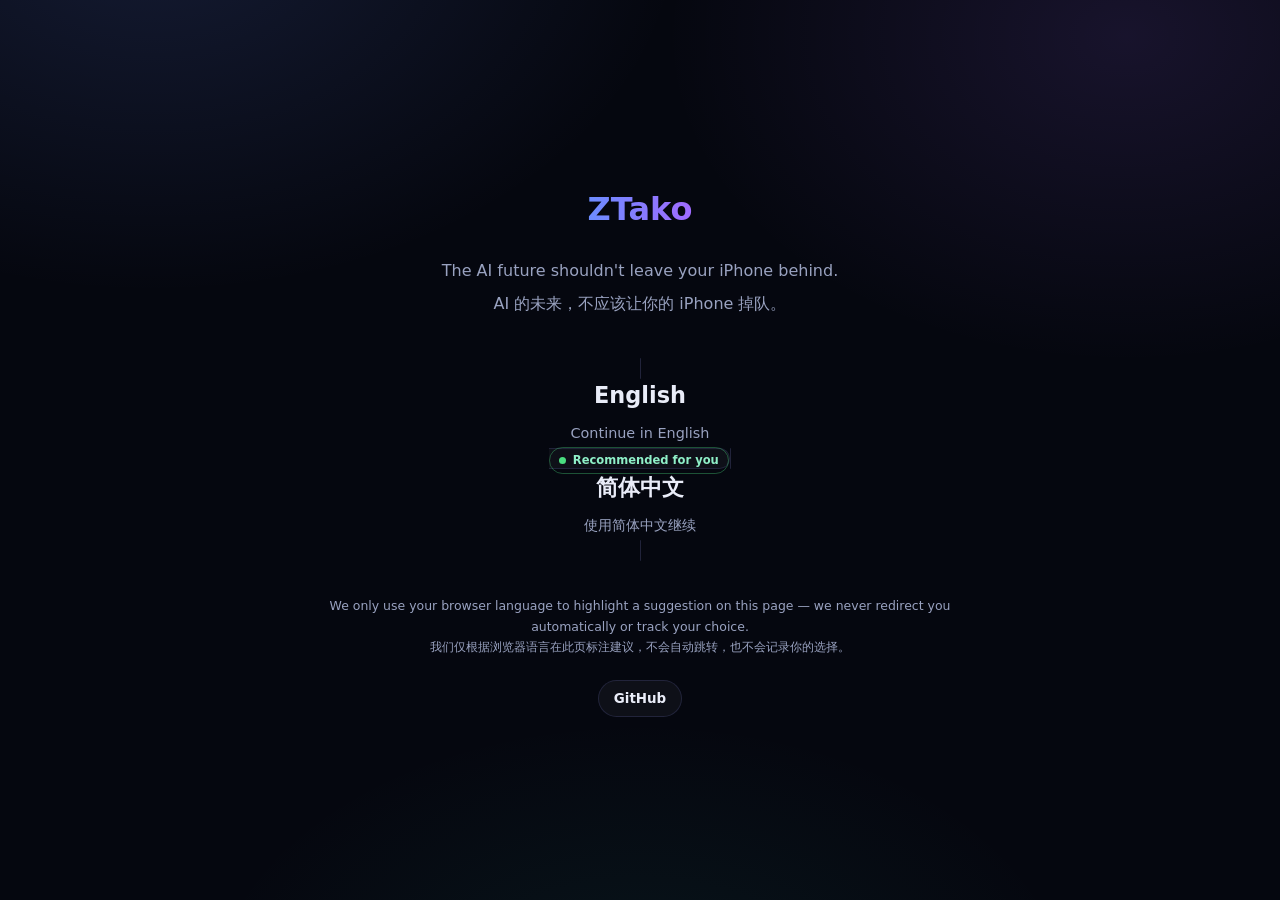
<file: website/index.html>
<!DOCTYPE html>
<html lang="en">
<head>
<meta charset="UTF-8">
<meta name="viewport" content="width=device-width, initial-scale=1.0">
<title>ZTako — Choose your language / 选择语言</title>
<meta name="description" content="ZTako — an open-source personal AI agent exploring next-generation intelligent iPhone automation for jailbreak-capable devices. Choose your language: English or 简体中文.">
<link rel="canonical" href="https://zbc123067.github.io/PhoneHarness-iOS-Agent/">
<link rel="alternate" hreflang="en" href="https://zbc123067.github.io/PhoneHarness-iOS-Agent/en/">
<link rel="alternate" hreflang="zh-CN" href="https://zbc123067.github.io/PhoneHarness-iOS-Agent/zh-CN/">
<link rel="alternate" hreflang="x-default" href="https://zbc123067.github.io/PhoneHarness-iOS-Agent/">
<link rel="stylesheet" href="./assets/style.css">
</head>
<body>
<div class="aurora" aria-hidden="true"></div>
<main style="min-height:100vh;display:grid;place-items:center;padding:2rem 1.2rem">
  <div style="max-width:640px;width:100%;text-align:center">
    <a class="brand" href="./" style="font-size:2rem;justify-content:center;display:inline-flex">ZTako</a>
    <p style="color:var(--muted);margin:1.4rem 0 0.4rem">The AI future shouldn't leave your iPhone behind.</p>
    <p style="color:var(--muted);margin:0">AI 的未来，不应该让你的 iPhone 掉队。</p>
    <div class="grid cols-2" style="margin-top:2.4rem">
      <a class="glass reveal in" href="./en/" style="text-decoration:none;color:var(--text)" hreflang="en">
        <h2 style="font-size:1.4rem">English</h2>
        <p style="color:var(--muted);font-size:0.9rem">Continue in English</p>
        <span class="pill foundation">Recommended for you</span>
      </a>
      <a class="glass reveal in" href="./zh-CN/" id="zhCard" style="text-decoration:none;color:var(--text)" hreflang="zh-CN">
        <h2 style="font-size:1.4rem">简体中文</h2>
        <p style="color:var(--muted);font-size:0.9rem">使用简体中文继续</p>
        <span class="pill foundation" id="zhPill" hidden>为你推荐</span>
      </a>
    </div>
    <p style="color:var(--muted);font-size:0.78rem;margin-top:2rem">
      We only use your browser language to highlight a suggestion on this page — we never redirect you automatically or track your choice.<br>
      我们仅根据浏览器语言在此页标注建议，不会自动跳转，也不会记录你的选择。
    </p>
    <div class="btn-row" style="justify-content:center;margin-top:1.4rem">
      <a class="btn ghost small" href="https://github.com/ZBC123067/PhoneHarness-iOS-Agent" target="_blank" rel="noopener">GitHub</a>
    </div>
  </div>
</main>
<script>
  (function () {
    try {
      var langs = navigator.languages || [navigator.language || "en"];
      var zh = langs.some(function (l) { return /^zh\b|^-zh\b|^zh[-_]/i.test(l); });
      if (zh) {
        var pill = document.getElementById("zhPill");
        if (pill) pill.hidden = false;
        var en = document.querySelector('a[href="./en/"] .pill');
        if (en) en.hidden = true;
      }
    } catch (e) { /* suggestion is best-effort only */ }
  })();
</script>
</body>
</html>
</file>
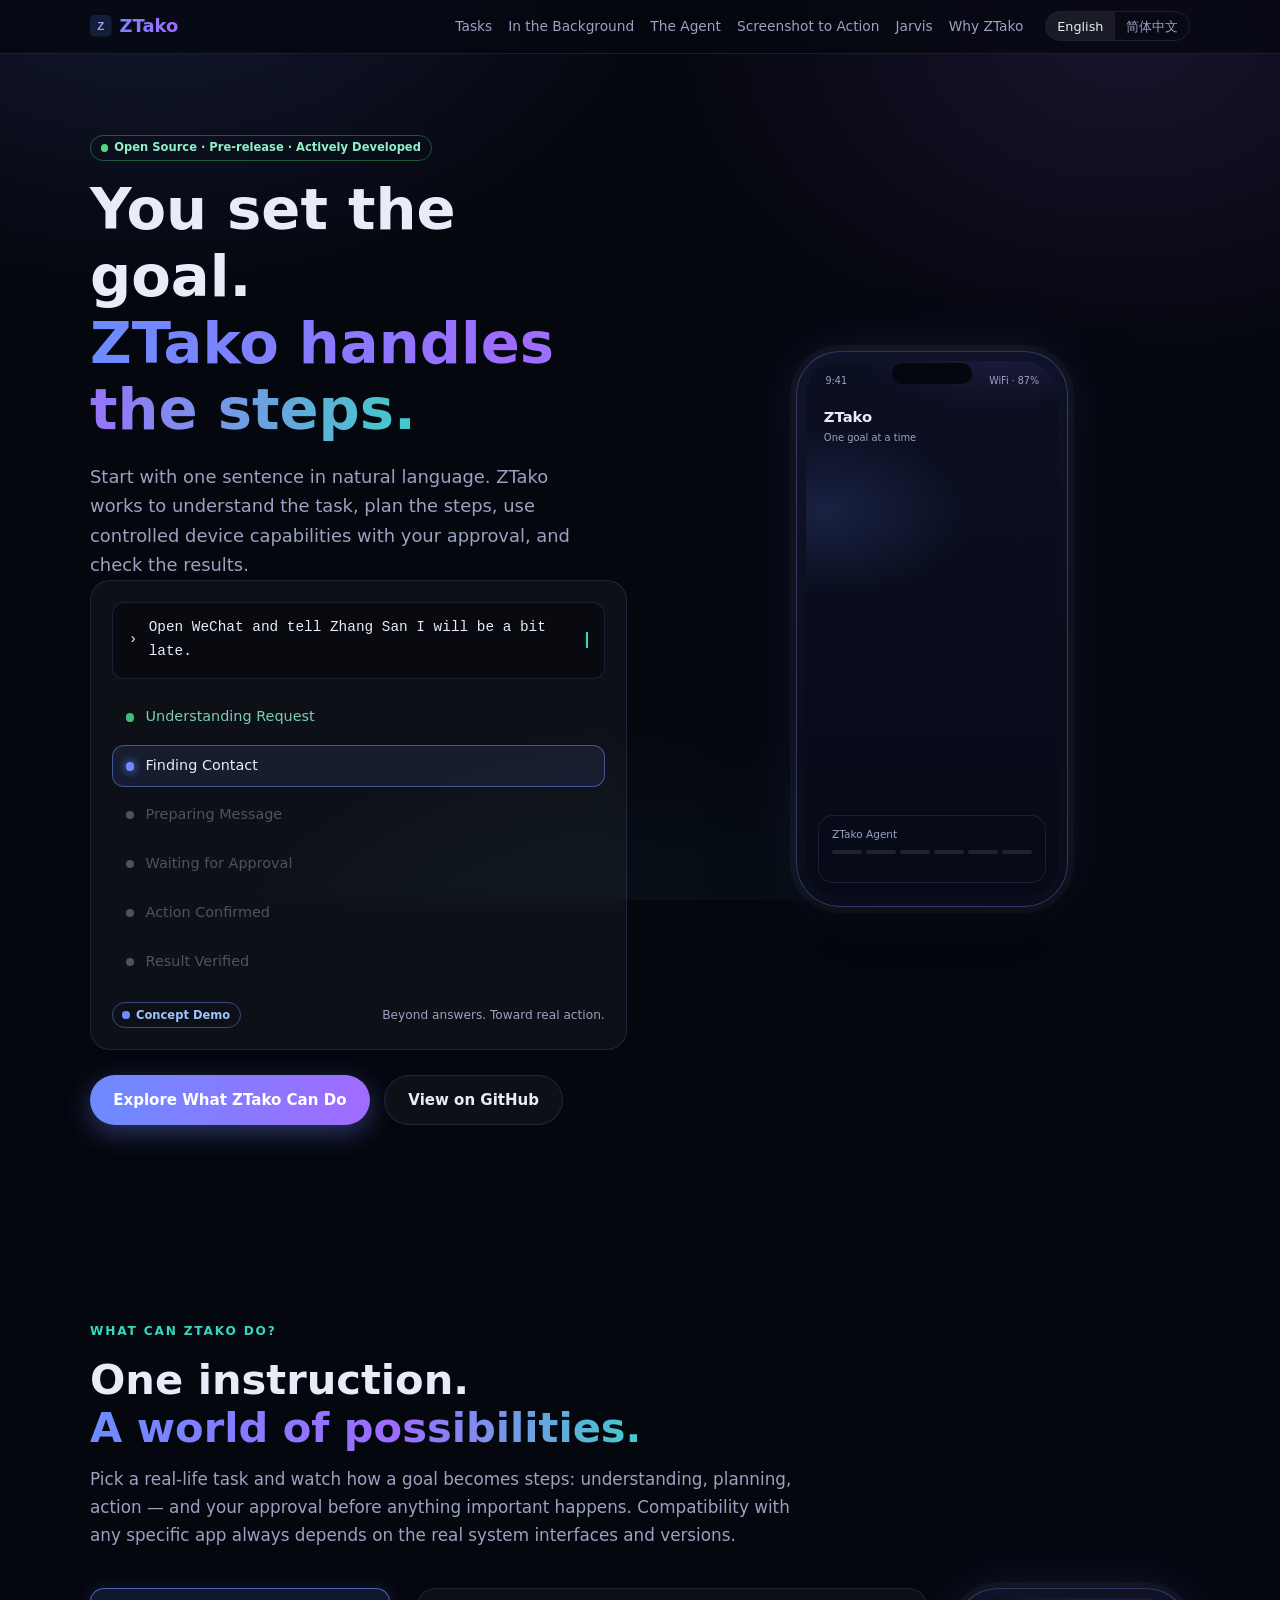
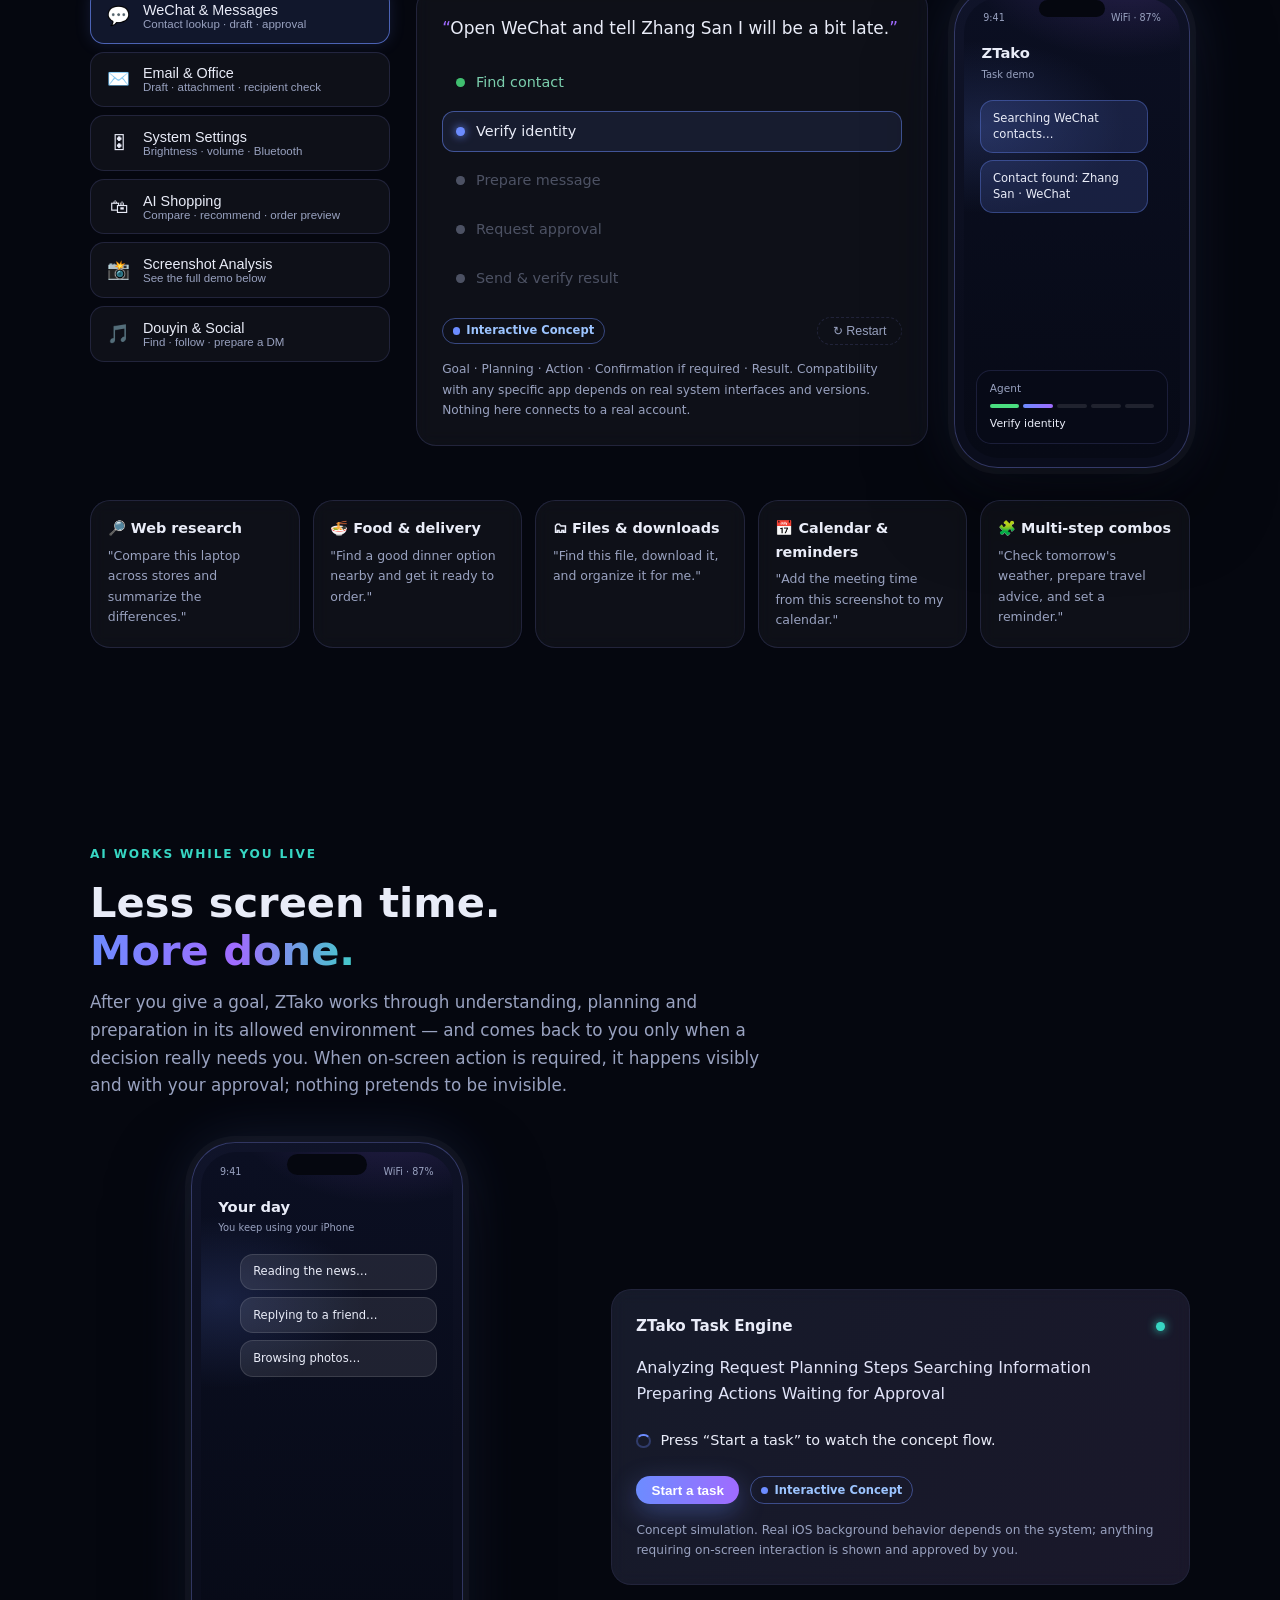
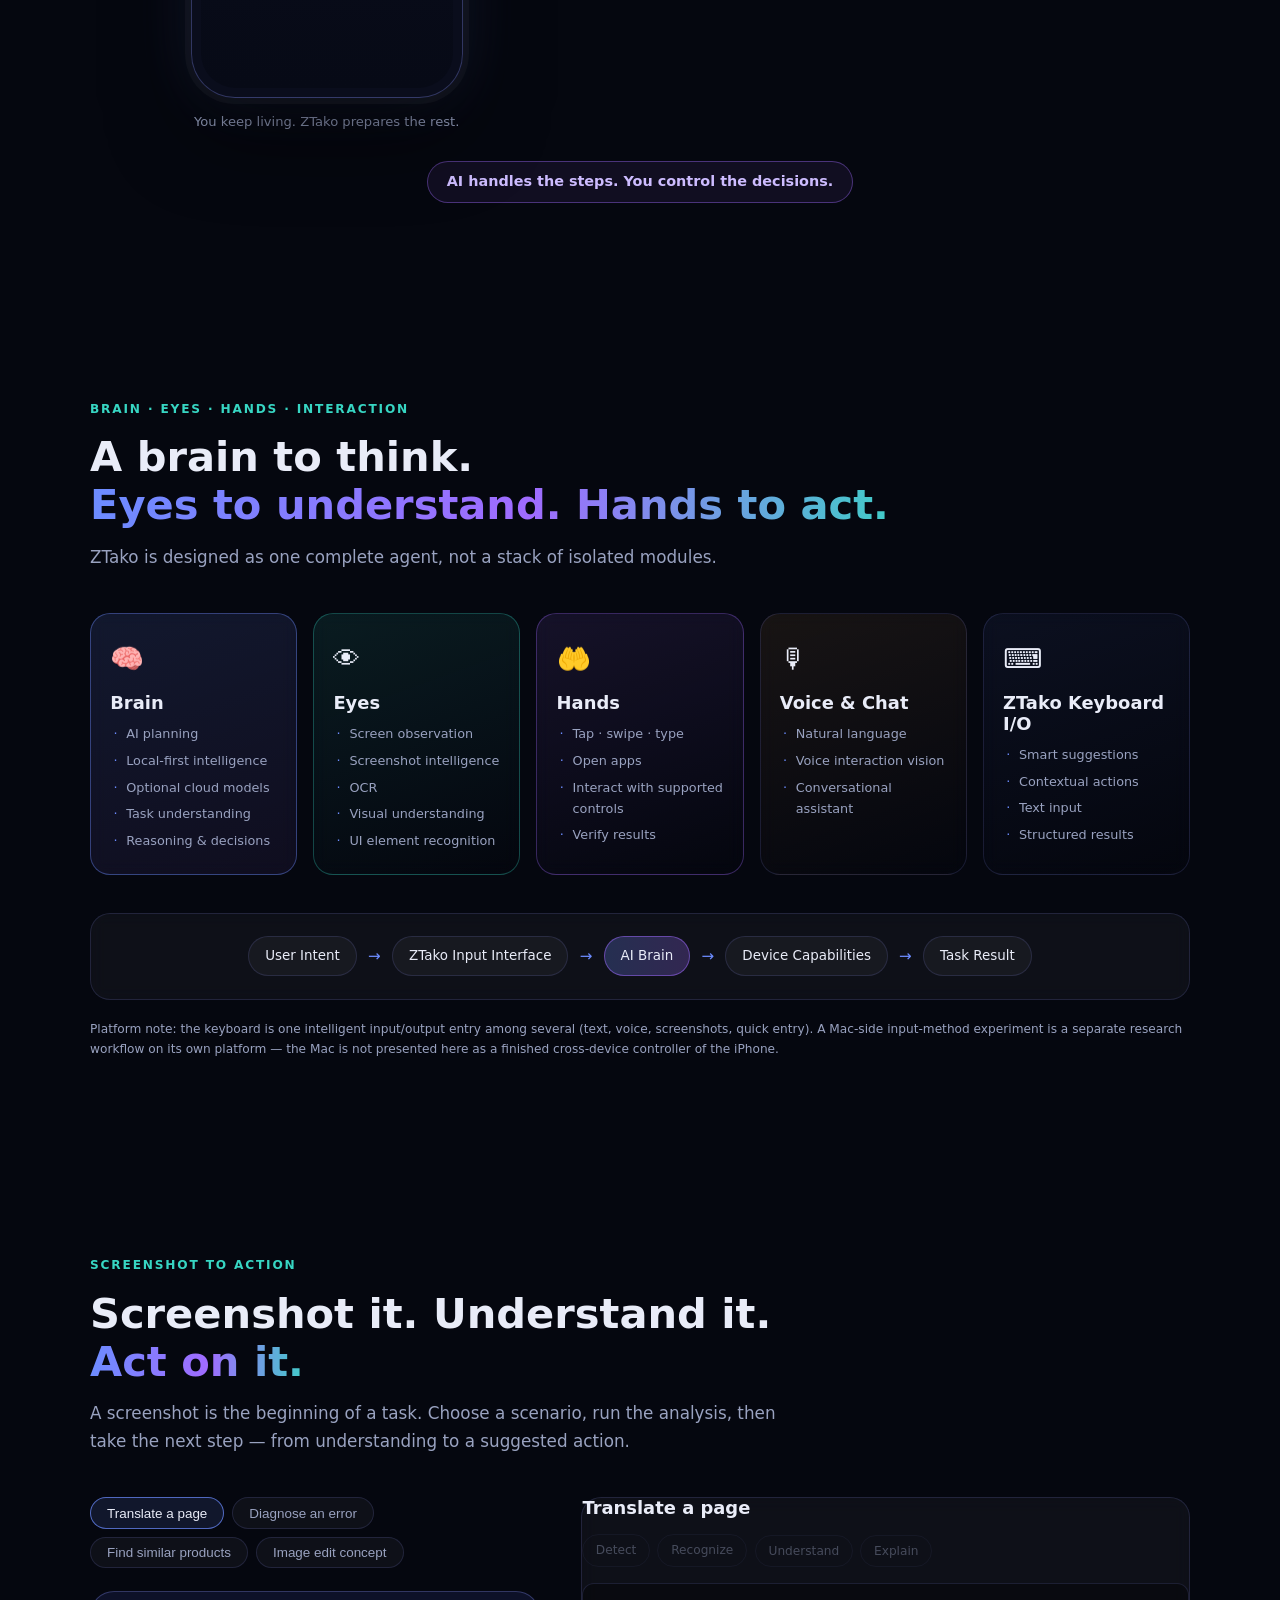
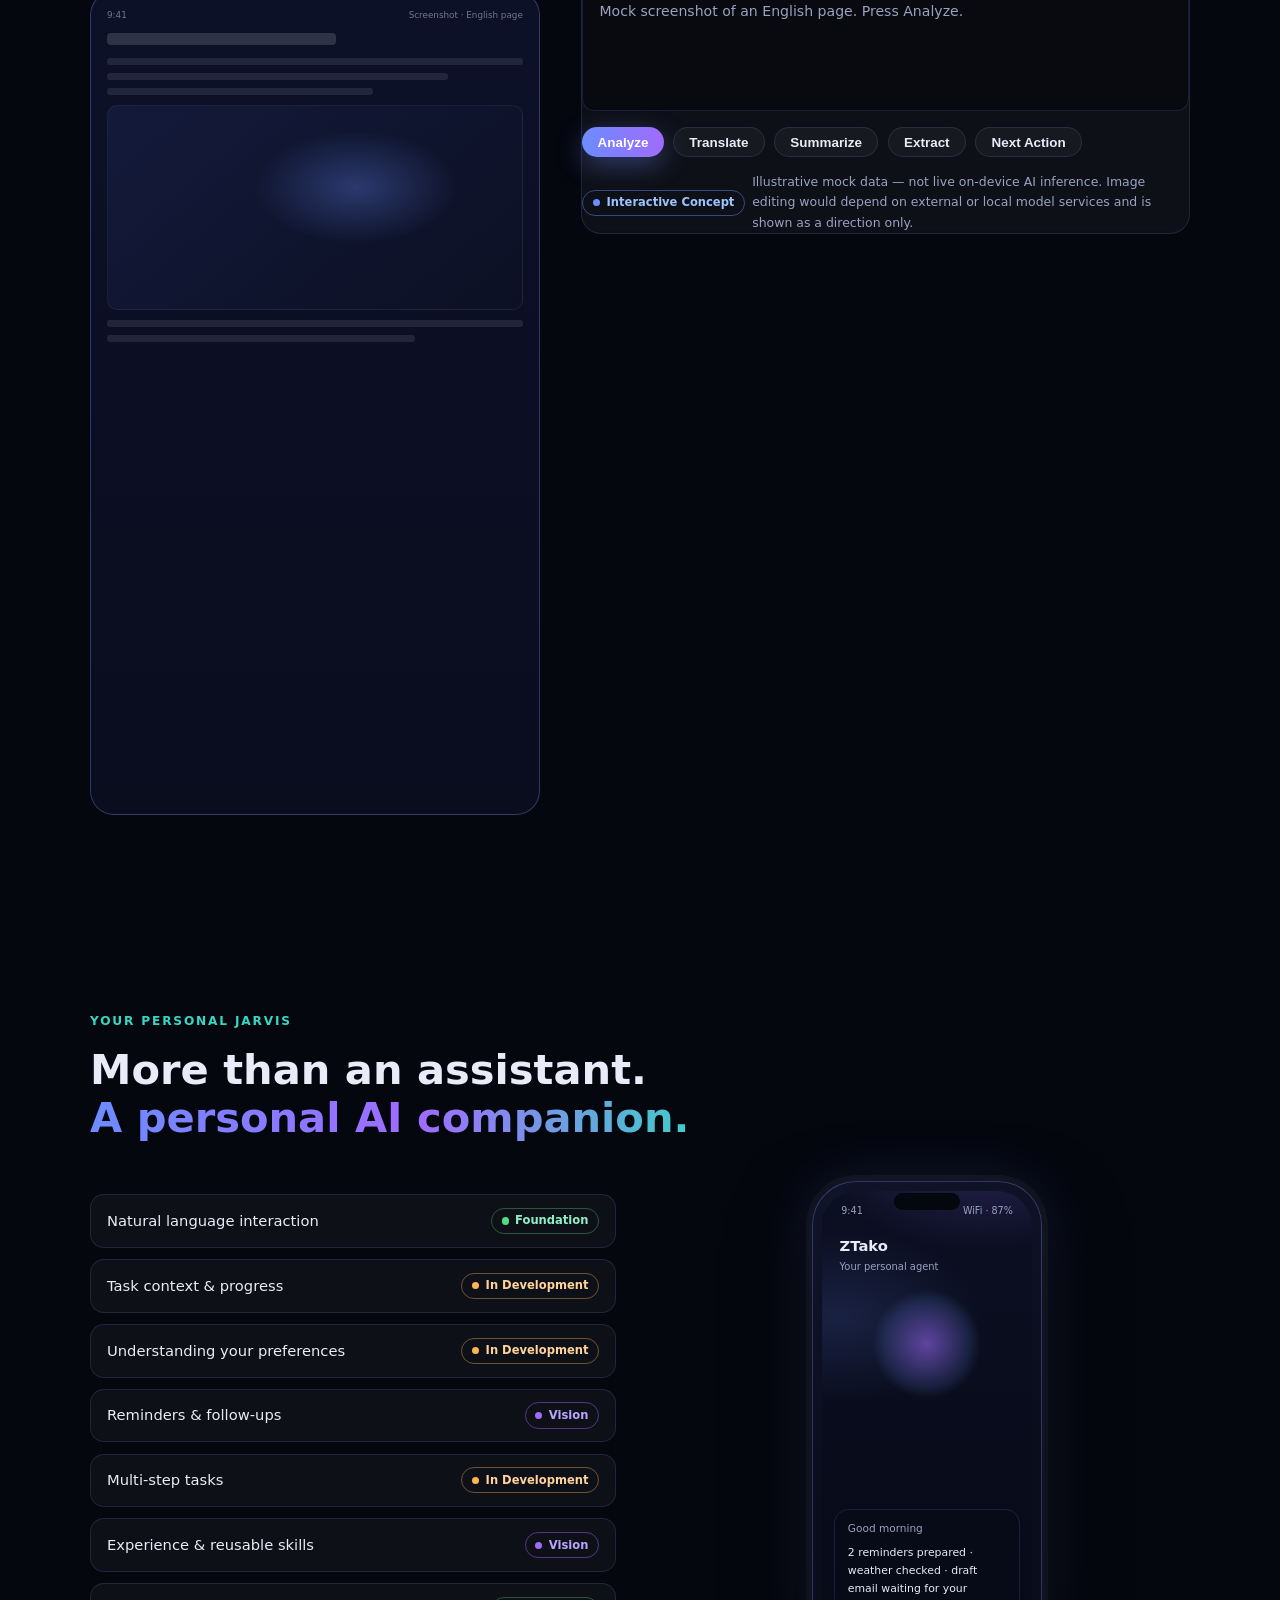
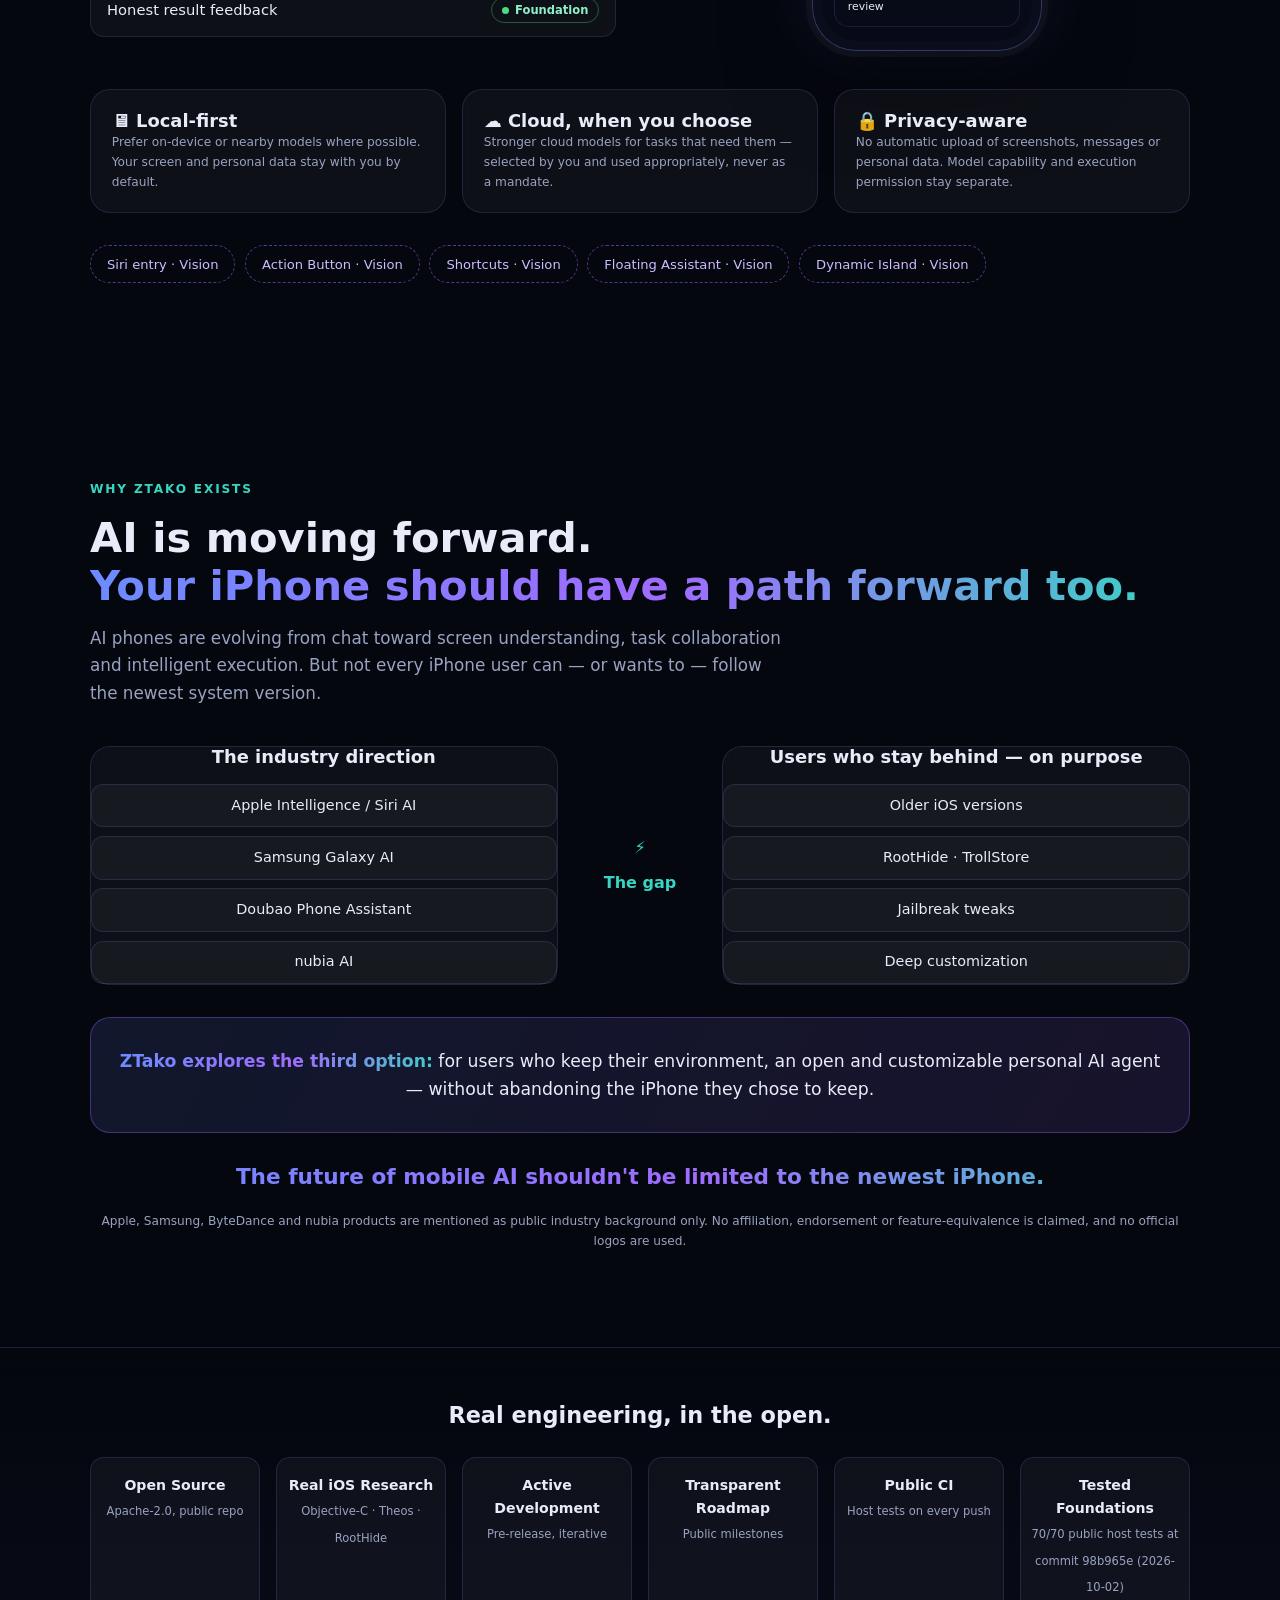
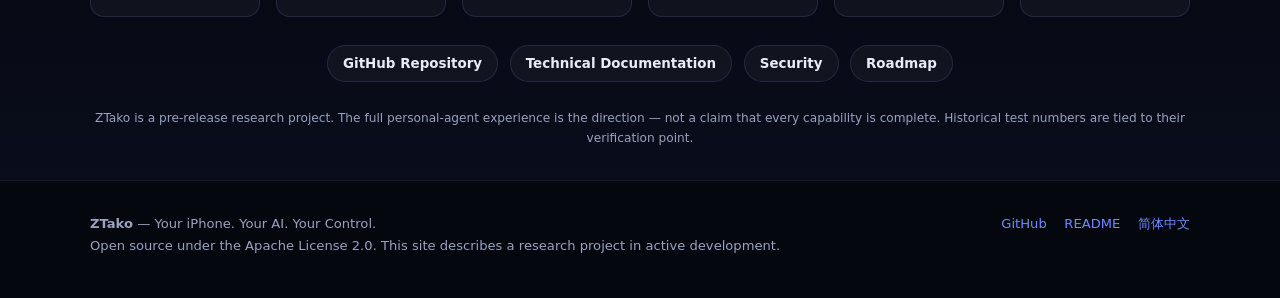
<file: website/en/index.html>
<!DOCTYPE html>
<html lang="en">
<head>
<meta charset="UTF-8">
<meta name="viewport" content="width=device-width, initial-scale=1.0">
<title>ZTako — You set the goal. ZTako handles the steps.</title>
<meta name="description" content="ZTako is an open-source personal AI agent for jailbreak-capable iPhones: describe your goal in one sentence, and ZTako plans the steps, asks for your approval on important actions, and verifies results.">
<link rel="canonical" href="https://zbc123067.github.io/PhoneHarness-iOS-Agent/en/">
<link rel="alternate" hreflang="en" href="https://zbc123067.github.io/PhoneHarness-iOS-Agent/en/">
<link rel="alternate" hreflang="zh-CN" href="https://zbc123067.github.io/PhoneHarness-iOS-Agent/zh-CN/">
<link rel="alternate" hreflang="x-default" href="https://zbc123067.github.io/PhoneHarness-iOS-Agent/">
<link rel="icon" href="data:image/svg+xml,%3Csvg xmlns='http://www.w3.org/2000/svg' viewBox='0 0 64 64'%3E%3Cdefs%3E%3ClinearGradient id='g' x1='0' y1='0' x2='1' y2='1'%3E%3Cstop offset='0' stop-color='%236c8cff'/%3E%3Cstop offset='1' stop-color='%23a06bff'/%3E%3C/linearGradient%3E%3C/defs%3E%3Crect width='64' height='64' rx='14' fill='%2305070f'/%3E%3Ctext x='32' y='44' font-family='Arial,sans-serif' font-size='34' font-weight='800' fill='url(%23g)' text-anchor='middle'%3EZ%3C/text%3E%3C/svg%3E">
<link rel="stylesheet" href="../assets/style.css">
</head>
<body>
<div class="aurora" aria-hidden="true"></div>

<header class="site-header">
  <div class="header-inner">
    <a class="brand" href="#top" aria-label="ZTako home">
      <svg viewBox="0 0 64 64" aria-hidden="true"><rect width="64" height="64" rx="14" fill="rgba(108,140,255,0.15)"/><text x="32" y="44" font-family="Arial,sans-serif" font-size="34" font-weight="800" fill="#8fa5ff" text-anchor="middle">Z</text></svg>
      ZTako
    </a>
    <nav class="main-nav" aria-label="Main">
      <a href="#tasks">Tasks</a>
      <a href="#background">In the Background</a>
      <a href="#agent">The Agent</a>
      <a href="#screenshot">Screenshot to Action</a>
      <a href="#jarvis">Jarvis</a>
      <a href="#why">Why ZTako</a>
      <span class="lang-switch">
        <a href="./" data-lang="en" aria-current="true">English</a>
        <a href="../zh-CN/" data-lang="zh-CN">简体中文</a>
      </span>
    </nav>
  </div>
</header>

<main id="top">
<!-- ============ SECTION 1 — HERO ============ -->
<section class="hero" aria-label="ZTako overview">
  <div class="wrap hero-grid">
    <div>
      <span class="pill foundation">Open Source · Pre-release · Actively Developed</span>
      <h1>You set the goal.<br><span class="grad">ZTako handles the steps.</span></h1>
      <p class="sub">Start with one sentence in natural language. ZTako works to understand the task, plan the steps, use controlled device capabilities with your approval, and check the results.</p>
      <div class="glass hero-console" id="heroDemo"
        data-demo='{"stages":[{"label":"Understanding Request","bubbles":[{"cls":"user","text":"Open WeChat and tell Zhang San I will be a bit late."}]},{"label":"Finding Contact","bubbles":[{"cls":"ai","text":"Contact found: Zhang San · WeChat"}]},{"label":"Preparing Message","bubbles":[{"cls":"ai","text":"Draft ready: “I will arrive a little later.”"}]},{"label":"Waiting for Approval"},{"label":"Action Confirmed","bubbles":[{"cls":"ai","text":"Message sent to the chat."}]},{"label":"Result Verified","bubbles":[{"cls":"ai","text":"Verified: the message appears in the conversation."}]}],"confirmAt":null,"msgs":{}}'>
        <div class="hero-input">
          <span aria-hidden="true">›</span>
          <span>Open WeChat and tell Zhang San I will be a bit late.</span>
          <span class="caret" aria-hidden="true"></span>
        </div>
        <ul class="stage-rail" aria-live="polite">
          <li><span class="dot"></span>Understanding Request</li>
          <li><span class="dot"></span>Finding Contact</li>
          <li><span class="dot"></span>Preparing Message</li>
          <li><span class="dot"></span>Waiting for Approval</li>
          <li><span class="dot"></span>Action Confirmed</li>
          <li><span class="dot"></span>Result Verified</li>
        </ul>
        <div class="hero-foot">
          <span class="pill concept">Concept Demo</span>
          <span class="fineprint">Beyond answers. Toward real action.</span>
        </div>
      </div>
      <div class="btn-row">
        <a class="btn primary" href="#tasks">Explore What ZTako Can Do</a>
        <a class="btn" href="https://github.com/ZBC123067/PhoneHarness-iOS-Agent" target="_blank" rel="noopener">View on GitHub</a>
      </div>
    </div>
    <div class="phone-col reveal">
      <div class="phone" aria-hidden="true">
        <div class="notch"></div>
        <div class="screen">
          <div class="statusbar"><span>9:41</span><span>WiFi · 87%</span></div>
          <div class="app-head"><b>ZTako</b><span>One goal at a time</span></div>
          <div class="bubble-area"></div>
          <div class="mini-stages">
            <div class="ms-title"><span>ZTako Agent</span><span id="heroPct"></span></div>
            <div class="ms-track"><i></i><i></i><i></i><i></i><i></i><i></i></div>
            <div class="ms-label"></div>
          </div>
        </div>
      </div>
    </div>
  </div>
</section>

<!-- ============ SECTION 2 — WHAT CAN ZTAKO DO ============ -->
<section id="tasks">
  <div class="wrap">
    <span class="kicker">What Can ZTako Do?</span>
    <h2>One instruction.<br><span class="grad">A world of possibilities.</span></h2>
    <p class="lead">Pick a real-life task and watch how a goal becomes steps: understanding, planning, action — and your approval before anything important happens. Compatibility with any specific app always depends on the real system interfaces and versions.</p>
    <div class="task-zone" id="taskZone"
      data-tasks='{"_msgs":{"cancelled":"Cancelled. Nothing was sent — you stay in control."},
        "wechat":{"goal":"Open WeChat and tell Zhang San I will be a bit late.","confirmAt":3,
          "stages":[{"label":"Find contact","bubbles":[{"cls":"ai","text":"Searching WeChat contacts…"}]},{"label":"Verify identity","bubbles":[{"cls":"ai","text":"Contact found: Zhang San · WeChat"}]},{"label":"Prepare message","bubbles":[{"cls":"ai","text":"Draft ready: “I will arrive a little later.”"}]},{"label":"Request approval"},{"label":"Send &amp; verify result","bubbles":[{"cls":"ai","text":"Sent. The chat shows the new message."}]}],
          "confirm":{"title":"Message ready to send","rows":[["To:","Zhang San · WeChat"],["App:","WeChat"]],"body":"I will arrive a little later."}},
        "email":{"goal":"Write an English email to the client and attach the quote file.","confirmAt":4,
          "stages":[{"label":"Understand request"},{"label":"Draft the email","bubbles":[{"cls":"ai","text":"Draft written (EN, formal tone)."}]},{"label":"Locate attachment","bubbles":[{"cls":"ai","text":"Quote-2026-10-26.pdf found in Files."}]},{"label":"Check recipient"},{"label":"Request approval"},{"label":"Send &amp; verify result","bubbles":[{"cls":"ai","text":"Email sent with attachment."}]}],
          "confirm":{"title":"Email ready to send","rows":[["To:","client@company.com"],["Attachment:","Quote-2026-10-26.pdf"]],"body":"Dear Ms. Chen, thank you for your inquiry. The quote is attached. Best regards."}},
        "settings":{"goal":"Brighten the screen, lower the volume, and turn on Bluetooth.","confirmAt":null,
          "stages":[{"label":"Identify device targets","bubbles":[{"cls":"ai","text":"3 system targets recognized."}]},{"label":"Choose control path"},{"label":"Adjust settings","bubbles":[{"cls":"ai","text":"Brightness up · volume down · Bluetooth on."}]},{"label":"Verify state","bubbles":[{"cls":"ai","text":"All three states confirmed."}]}]},
        "shopping":{"goal":"Find suitable headphones on Taobao, JD and Pinduoduo.","confirmAt":4,
          "stages":[{"label":"Collect candidates","bubbles":[{"cls":"ai","text":"Scanning 3 shopping platforms…"}]},{"label":"Filter by specs"},{"label":"Compare prices","bubbles":[{"cls":"ai","text":"12 candidates · 3 finalists."}]},{"label":"Summarize picks"},{"label":"Prepare order preview"}],
          "confirm":{"title":"Order preview — needs your approval","rows":[["Item:","Wireless earphones · Black"],["Price:","¥199"],["Store:","Taobao"]],"body":"Payment or order submission always requires your explicit approval."}},
        "social":{"goal":"Find this Douyin account, follow it, and prepare a private message.","confirmAt":3,
          "stages":[{"label":"Find the account"},{"label":"Confirm the target","bubbles":[{"cls":"ai","text":"Account: @zhangsan_official"}]},{"label":"Prepare the message"},{"label":"Request approval"},{"label":"Perform supported actions","bubbles":[{"cls":"ai","text":"Done (simulated). Draft saved."}]}],
          "confirm":{"title":"Follow &amp; message draft","rows":[["Account:","@zhangsan_official"],["Actions:","Follow + open DM draft"]],"body":"Hi, I really liked your latest video. Would you like to collaborate?"}}}'
    >
      <div class="task-menu" role="group" aria-label="Task demos">
        <button data-task="wechat" aria-pressed="false"><span class="t-ico">💬</span><span>WeChat &amp; Messages<span class="t-sub">Contact lookup · draft · approval</span></span></button>
        <button data-task="email" aria-pressed="false"><span class="t-ico">✉️</span><span>Email &amp; Office<span class="t-sub">Draft · attachment · recipient check</span></span></button>
        <button data-task="settings" aria-pressed="false"><span class="t-ico">🎛</span><span>System Settings<span class="t-sub">Brightness · volume · Bluetooth</span></span></button>
        <button data-task="shopping" aria-pressed="false"><span class="t-ico">🛍</span><span>AI Shopping<span class="t-sub">Compare · recommend · order preview</span></span></button>
        <button data-task="screenshot" aria-pressed="false"><span class="t-ico">📸</span><span>Screenshot Analysis<span class="t-sub">See the full demo below</span></span></button>
        <button data-task="social" aria-pressed="false"><span class="t-ico">🎵</span><span>Douyin &amp; Social<span class="t-sub">Find · follow · prepare a DM</span></span></button>
      </div>
      <div class="demo-root">
        <div class="task-layout">
          <div class="glass task-stage">
            <div class="task-goal"><p class="goal task-goal-text"></p></div>
            <div class="goal-steps"><ul class="stage-rail" aria-live="polite"></ul></div>
            <p class="demo-status" aria-live="polite"></p>
            <div class="task-meta">
              <span class="pill concept">Interactive Concept</span>
              <button class="restart-btn">↻ Restart</button>
            </div>
            <p class="fineprint task-note">Goal · Planning · Action · Confirmation if required · Result. Compatibility with any specific app depends on real system interfaces and versions. Nothing here connects to a real account.</p>
          </div>
          <div class="phone-col">
            <div class="phone" style="width:236px;height:480px" aria-hidden="true">
              <div class="notch" style="width:66px;height:17px"></div>
              <div class="screen">
                <div class="statusbar"><span>9:41</span><span>WiFi · 87%</span></div>
                <div class="app-head"><b>ZTako</b><span>Task demo</span></div>
                <div class="bubble-area"></div>
                <div class="mini-stages">
                  <div class="ms-title"><span>Agent</span><span></span></div>
                  <div class="ms-track"><i></i><i></i><i></i><i></i><i></i><i></i></div>
                  <div class="ms-label"></div>
                </div>
                <div class="sheet-backdrop"></div>
                <div class="action-sheet" role="dialog" aria-modal="true" aria-label="Confirmation">
                  <span class="as-brand">ZTAKO</span>
                  <h4></h4>
                  <div class="as-rows"></div>
                  <div class="as-body"></div>
                  <div class="as-btns">
                    <button class="as-cancel">Cancel</button>
                    <button class="as-confirm">Confirm</button>
                  </div>
                </div>
              </div>
            </div>
          </div>
        </div>
      </div>
    </div>
    <div class="task-cards">
      <div class="glass task-card reveal"><b>🔎 Web research</b><p>"Compare this laptop across stores and summarize the differences."</p></div>
      <div class="glass task-card reveal"><b>🍜 Food &amp; delivery</b><p>"Find a good dinner option nearby and get it ready to order."</p></div>
      <div class="glass task-card reveal"><b>🗂 Files &amp; downloads</b><p>"Find this file, download it, and organize it for me."</p></div>
      <div class="glass task-card reveal"><b>📅 Calendar &amp; reminders</b><p>"Add the meeting time from this screenshot to my calendar."</p></div>
      <div class="glass task-card reveal"><b>🧩 Multi-step combos</b><p>"Check tomorrow's weather, prepare travel advice, and set a reminder."</p></div>
    </div>
  </div>
</section>

<!-- ============ SECTION 3 — BACKGROUND ENGINE ============ -->
<section id="background">
  <div class="wrap">
    <span class="kicker">AI Works While You Live</span>
    <h2>Less screen time.<br><span class="grad">More done.</span></h2>
    <p class="lead">After you give a goal, ZTako works through understanding, planning and preparation in its allowed environment — and comes back to you only when a decision really needs you. When on-screen action is required, it happens visibly and with your approval; nothing pretends to be invisible.</p>
    <div id="bgEngine"
      data-demo='{"confirm":{"title":"Message ready to send","rows":[["To:","Zhang San · WeChat"]],"body":"I will arrive a little later."},"msgs":{"working":"Working in the background while you use your phone…","needsApproval":"Your approval is needed to continue.","confirmed":"Confirmed. Task completed and verified (simulated).","cancelled":"Cancelled. Nothing was sent."}}'>
      <div class="bg-grid">
        <div class="user-life">
          <div class="phone" aria-hidden="true">
            <div class="notch"></div>
            <div class="screen">
              <div class="statusbar"><span>9:41</span><span>WiFi · 87%</span></div>
              <div class="app-head"><b>Your day</b><span>You keep using your iPhone</span></div>
              <div class="bubble user show" style="opacity:1;transform:none">Reading the news…</div>
              <div class="bubble user show" style="opacity:1;transform:none">Replying to a friend…</div>
              <div class="bubble user show" style="opacity:1;transform:none">Browsing photos…</div>
              <div class="sheet-backdrop"></div>
              <div class="action-sheet" role="dialog" aria-modal="true" aria-label="Confirmation">
                <span class="as-brand">ZTAKO</span>
                <h4>Message ready to send</h4>
                <div class="as-rows"></div>
                <div class="as-body"></div>
                <div class="as-btns">
                  <button class="as-cancel">Cancel</button>
                  <button class="as-confirm">Confirm Send</button>
                </div>
              </div>
            </div>
          </div>
          <p class="life-caption">You keep living. ZTako prepares the rest.</p>
        </div>
        <div class="glass engine-panel">
          <div class="engine-head"><b>ZTako Task Engine</b><span class="pulse-dot" aria-hidden="true"></span></div>
          <div class="engine-stages stages" aria-hidden="true">
            <span class="stage-chip">Analyzing Request</span>
            <span class="stage-chip">Planning Steps</span>
            <span class="stage-chip">Searching Information</span>
            <span class="stage-chip">Preparing Actions</span>
            <span class="stage-chip">Waiting for Approval</span>
          </div>
          <div class="engine-status" aria-live="polite"><span class="spin" aria-hidden="true"></span><span>Press “Start a task” to watch the concept flow.</span></div>
          <div class="engine-actions">
            <button class="btn primary small engine-start">Start a task</button>
            <span class="pill concept">Interactive Concept</span>
          </div>
          <p class="fineprint" style="position:relative;margin-top:1rem">Concept simulation. Real iOS background behavior depends on the system; anything requiring on-screen interaction is shown and approved by you.</p>
        </div>
      </div>
    </div>
    <div style="text-align:center"><span class="trust-pill">AI handles the steps. You control the decisions.</span></div>
  </div>
</section>

<!-- ============ SECTION 4 — AGENT ANATOMY ============ -->
<section id="agent">
  <div class="wrap">
    <span class="kicker">Brain · Eyes · Hands · Interaction</span>
    <h2>A brain to think.<br><span class="grad">Eyes to understand. Hands to act.</span></h2>
    <p class="lead">ZTako is designed as one complete agent, not a stack of isolated modules.</p>
    <div class="anatomy">
      <div class="glass organ brain reveal">
        <span class="o-ico" aria-hidden="true">🧠</span>
        <h3>Brain</h3>
        <ul><li>AI planning</li><li>Local-first intelligence</li><li>Optional cloud models</li><li>Task understanding</li><li>Reasoning &amp; decisions</li></ul>
      </div>
      <div class="glass organ eyes reveal">
        <span class="o-ico" aria-hidden="true">👁</span>
        <h3>Eyes</h3>
        <ul><li>Screen observation</li><li>Screenshot intelligence</li><li>OCR</li><li>Visual understanding</li><li>UI element recognition</li></ul>
      </div>
      <div class="glass organ hands reveal">
        <span class="o-ico" aria-hidden="true">🤲</span>
        <h3>Hands</h3>
        <ul><li>Tap · swipe · type</li><li>Open apps</li><li>Interact with supported controls</li><li>Verify results</li></ul>
      </div>
      <div class="glass organ voice reveal">
        <span class="o-ico" aria-hidden="true">🎙</span>
        <h3>Voice &amp; Chat</h3>
        <ul><li>Natural language</li><li>Voice interaction vision</li><li>Conversational assistant</li></ul>
      </div>
      <div class="glass organ io reveal">
        <span class="o-ico" aria-hidden="true">⌨️</span>
        <h3>ZTako Keyboard I/O</h3>
        <ul><li>Smart suggestions</li><li>Contextual actions</li><li>Text input</li><li>Structured results</li></ul>
      </div>
    </div>
    <div class="glass intent-flow" aria-label="From intent to result">
      <span class="f-step">User Intent</span><span class="f-arrow">→</span>
      <span class="f-step">ZTako Input Interface</span><span class="f-arrow">→</span>
      <span class="f-step core">AI Brain</span><span class="f-arrow">→</span>
      <span class="f-step">Device Capabilities</span><span class="f-arrow">→</span>
      <span class="f-step">Task Result</span>
    </div>
    <p class="fineprint" style="margin-top:1.2rem">Platform note: the keyboard is one intelligent input/output entry among several (text, voice, screenshots, quick entry). A Mac-side input-method experiment is a separate research workflow on its own platform — the Mac is not presented here as a finished cross-device controller of the iPhone.</p>
  </div>
</section>

<!-- ============ SECTION 5 — SCREENSHOT TO ACTION ============ -->
<section id="screenshot">
  <div class="wrap">
    <span class="kicker">Screenshot to Action</span>
    <h2>Screenshot it. Understand it.<br><span class="grad">Act on it.</span></h2>
    <p class="lead">A screenshot is the beginning of a task. Choose a scenario, run the analysis, then take the next step — from understanding to a suggested action.</p>
    <div class="shot-demo" id="shotDemo"
      data-scenarios='{"page":{"title":"Translate a page","intro":"Mock screenshot of an English page. Press Analyze.","running":"Analyzing…","actions":{"analyze":"Detected 3 regions: two text blocks and one image. Text recognized as English.","translate":"Translation (concept): the page text would be rendered in your language while keeping the layout intact.","summarize":"Summary (concept): the page introduces one topic with one supporting image and two paragraphs.","extract":"Extracted: 2 text blocks, 1 image, about 120 words (concept).","next":"Suggested next action: translate the page and save a note (concept)."}},
        "error":{"title":"Diagnose an error","intro":"Mock screenshot with an error dialog. Press Analyze.","running":"Analyzing…","actions":{"analyze":"Found an error dialog: Connection failed (Error 101), plus a hint line below.","translate":"Concept: dialog text would be translated if it were in another language.","summarize":"Summary: the app failed to connect; the dialog reports Error 101.","extract":"Extracted: error code 101 · module connection · 1 hint line.","next":"Suggested next action: check WiFi, then retry the connection (concept)."}},
        "product":{"title":"Find similar products","intro":"Mock product page. Press Analyze.","running":"Analyzing…","actions":{"analyze":"Recognized a product card: name/model area, price and one image.","translate":"Concept: the product title would be translated to your language.","summarize":"Summary: one product page with the price highlighted (concept).","extract":"Extracted: product name, model and price — ready for search.","next":"Suggested next action: search similar products across stores and compare prices (concept)."}},
        "image":{"title":"Image edit concept","intro":"A photo mock. Editing depends on external or local model services — shown as a direction only.","running":"Analyzing…","actions":{"analyze":"Detected subject and background regions (concept).","translate":"Not applicable to photo editing (concept).","summarize":"Summary: one subject in the foreground, a busy background (concept).","extract":"Extracted edit instructions: remove background people, adjust colors.","next":"Suggested next action: run an edit preview via a chosen model service (concept, not connected)."}}}'
    >
      <div>
        <div class="shot-tabs" role="group" aria-label="Screenshot scenarios">
          <button data-sc="page" aria-pressed="false">Translate a page</button>
          <button data-sc="error" aria-pressed="false">Diagnose an error</button>
          <button data-sc="product" aria-pressed="false">Find similar products</button>
          <button data-sc="image" aria-pressed="false">Image edit concept</button>
        </div>
        <div class="shot-frame" data-frame="page">
          <div class="sbar"><span>9:41</span><span>Screenshot · English page</span></div>
          <div class="stitle"></div>
          <div class="sline"></div><div class="sline" style="width:82%"></div><div class="sline" style="width:64%"></div>
          <div class="sblock" style="height:26%;background:radial-gradient(9rem 5rem at 60% 40%,rgba(108,140,255,0.3),transparent 70%),linear-gradient(140deg,#131a3a,#0c1024);border:1px solid rgba(255,255,255,0.06)"></div>
          <div class="sline"></div><div class="sline" style="width:74%"></div>
          <div class="region" style="top:16%;left:6%;width:70%;height:8%"><span class="tag">TEXT</span></div>
          <div class="region" style="top:38%;left:6%;width:88%;height:28%"><span class="tag">IMAGE</span></div>
          <div class="region" style="top:76%;left:6%;width:88%;height:12%"><span class="tag">TEXT</span></div>
        </div>
        <div class="shot-frame" data-frame="error" hidden>
          <div class="sbar"><span>9:41</span><span>Screenshot · error dialog</span></div>
          <div class="stitle"></div>
          <div class="sline" style="width:88%"></div><div class="sline" style="width:70%"></div>
          <div class="sblock" style="height:30%;background:rgba(255,120,90,0.12);border:1px solid rgba(255,120,90,0.35);display:grid;place-items:center;color:#ffb1a6;font-size:0.7rem">⚠ Connection failed (Error 101)</div>
          <div class="sline"></div><div class="sline" style="width:60%"></div>
          <div class="region" style="top:26%;left:6%;width:88%;height:32%"><span class="tag">ERROR DIALOG</span></div>
          <div class="region" style="top:66%;left:6%;width:88%;height:10%"><span class="tag">HINT TEXT</span></div>
        </div>
        <div class="shot-frame" data-frame="product" hidden>
          <div class="sbar"><span>9:41</span><span>Screenshot · product page</span></div>
          <div class="stitle"></div>
          <div class="sblock" style="height:34%;background:radial-gradient(10rem 6rem at 50% 40%,rgba(160,107,255,0.3),transparent 70%),linear-gradient(140deg,#181533,#0c1024);border:1px solid rgba(255,255,255,0.06)"></div>
          <div class="sline" style="width:78%"></div>
          <div class="sline" style="width:42%;background:rgba(74,222,128,0.35)"></div>
          <div class="sline"></div>
          <div class="region" style="top:14%;left:6%;width:88%;height:36%"><span class="tag">PRODUCT</span></div>
          <div class="region" style="top:58%;left:6%;width:46%;height:9%"><span class="tag">NAME / MODEL</span></div>
          <div class="region" style="top:72%;left:6%;width:36%;height:9%"><span class="tag">PRICE</span></div>
        </div>
        <div class="shot-frame" data-frame="image" hidden>
          <div class="sbar"><span>9:41</span><span>Screenshot · photo</span></div>
          <span class="after-badge">Concept preview</span>
          <div class="sblock" style="height:38%;background:radial-gradient(11rem 7rem at 30% 45%,rgba(108,140,255,0.35),transparent 70%),radial-gradient(8rem 5rem at 78% 30%,rgba(255,180,84,0.28),transparent 70%),linear-gradient(140deg,#131a3a,#0c1024);border:1px solid rgba(255,255,255,0.06)"></div>
          <div class="sline" style="width:70%"></div>
          <div class="sblock" style="height:20%;background:radial-gradient(9rem 5rem at 50% 50%,rgba(55,214,195,0.22),transparent 70%),linear-gradient(140deg,#0f2b26,#0c1024);border:1px solid rgba(55,214,195,0.25)"></div>
          <div class="region" style="top:12%;left:6%;width:88%;height:40%"><span class="tag">SUBJECT / BACKGROUND</span></div>
          <div class="region" style="top:62%;left:6%;width:88%;height:22%"><span class="tag">EDIT PREVIEW</span></div>
        </div>
      </div>
      <div class="glass shot-panel">
        <h3 id="shotScenarioTitle">Translate a page</h3>
        <div class="stages" aria-live="polite">
          <span class="stage-chip">Detect</span>
          <span class="stage-chip">Recognize</span>
          <span class="stage-chip">Understand</span>
          <span class="stage-chip">Explain</span>
        </div>
        <div class="shot-output">Pick a scenario above, then press “Analyze”.</div>
        <div class="shot-actions" role="group" aria-label="Follow-up actions">
          <button class="btn small primary shot-run">Analyze</button>
          <button class="btn small" data-act="translate">Translate</button>
          <button class="btn small" data-act="summarize">Summarize</button>
          <button class="btn small" data-act="extract">Extract</button>
          <button class="btn small" data-act="next">Next Action</button>
        </div>
        <p class="concept-tag"><span class="pill concept">Interactive Concept</span> Illustrative mock data — not live on-device AI inference. Image editing would depend on external or local model services and is shown as a direction only.</p>
      </div>
    </div>
  </div>
</section>

<!-- ============ SECTION 6 — PERSONAL JARVIS ============ -->
<section id="jarvis">
  <div class="wrap">
    <span class="kicker">Your Personal Jarvis</span>
    <h2>More than an assistant.<br><span class="grad">A personal AI companion.</span></h2>
    <div class="jarvis-grid">
      <ul class="jarvis-list">
        <li><span>Natural language interaction</span><span class="pill foundation">Foundation</span></li>
        <li><span>Task context &amp; progress</span><span class="pill development">In Development</span></li>
        <li><span>Understanding your preferences</span><span class="pill development">In Development</span></li>
        <li><span>Reminders &amp; follow-ups</span><span class="pill vision">Vision</span></li>
        <li><span>Multi-step tasks</span><span class="pill development">In Development</span></li>
        <li><span>Experience &amp; reusable skills</span><span class="pill vision">Vision</span></li>
        <li><span>Honest result feedback</span><span class="pill foundation">Foundation</span></li>
      </ul>
      <div class="jarvis-aura reveal">
        <div class="phone" style="width:230px;height:470px" aria-hidden="true">
          <div class="notch" style="width:66px;height:17px"></div>
          <div class="screen">
            <div class="statusbar"><span>9:41</span><span>WiFi · 87%</span></div>
            <div class="app-head"><b>ZTako</b><span>Your personal agent</span></div>
            <div style="position:absolute;top:34%;left:50%;transform:translate(-50%,-50%);width:110px;height:110px;border-radius:50%;background:radial-gradient(circle,rgba(160,107,255,0.55),rgba(108,140,255,0.15) 55%,transparent 70%);animation:pdot 3s ease-in-out infinite"></div>
            <div class="mini-stages">
              <div class="ms-title"><span>Good morning</span><span></span></div>
              <div class="ms-label">2 reminders prepared · weather checked · draft email waiting for your review</div>
            </div>
          </div>
        </div>
      </div>
    </div>
    <div class="model-row">
      <div class="glass reveal" style="padding:1.3rem"><h3>🖥 Local-first</h3><p class="fineprint">Prefer on-device or nearby models where possible. Your screen and personal data stay with you by default.</p></div>
      <div class="glass reveal" style="padding:1.3rem"><h3>☁️ Cloud, when you choose</h3><p class="fineprint">Stronger cloud models for tasks that need them — selected by you and used appropriately, never as a mandate.</p></div>
      <div class="glass reveal" style="padding:1.3rem"><h3>🔒 Privacy-aware</h3><p class="fineprint">No automatic upload of screenshots, messages or personal data. Model capability and execution permission stay separate.</p></div>
    </div>
    <div class="vision-entries" aria-label="Planned entry points">
      <span>Siri entry · Vision</span>
      <span>Action Button · Vision</span>
      <span>Shortcuts · Vision</span>
      <span>Floating Assistant · Vision</span>
      <span>Dynamic Island · Vision</span>
    </div>
  </div>
</section>

<!-- ============ SECTION 7 — WHY ZTAKO EXISTS ============ -->
<section id="why">
  <div class="wrap">
    <span class="kicker">Why ZTako Exists</span>
    <h2>AI is moving forward.<br><span class="grad">Your iPhone should have a path forward too.</span></h2>
    <p class="lead">AI phones are evolving from chat toward screen understanding, task collaboration and intelligent execution. But not every iPhone user can — or wants to — follow the newest system version.</p>
    <div class="why-grid">
      <div class="glass why-col reveal">
        <h3 style="text-align:center">The industry direction</h3>
        <ul><li>Apple Intelligence / Siri AI</li><li>Samsung Galaxy AI</li><li>Doubao Phone Assistant</li><li>nubia AI</li></ul>
      </div>
      <div class="why-mid" aria-hidden="true"><span>⚡</span><span>The gap</span></div>
      <div class="glass why-col reveal">
        <h3 style="text-align:center">Users who stay behind — on purpose</h3>
        <ul><li>Older iOS versions</li><li>RootHide · TrollStore</li><li>Jailbreak tweaks</li><li>Deep customization</li></ul>
      </div>
    </div>
    <div class="why-goal reveal">
      <p style="font-size:1.08rem"><strong class="grad">ZTako explores the third option:</strong> for users who keep their environment, an open and customizable personal AI agent — without abandoning the iPhone they chose to keep.</p>
    </div>
    <p class="why-quote grad">The future of mobile AI shouldn't be limited to the newest iPhone.</p>
    <p class="fineprint" style="text-align:center;margin-top:1rem">Apple, Samsung, ByteDance and nubia products are mentioned as public industry background only. No affiliation, endorsement or feature-equivalence is claimed, and no official logos are used.</p>
  </div>
</section>

<!-- ============ ENGINEERING STRIP ============ -->
<div class="eng-strip" id="engineering">
  <div class="wrap">
    <h2 style="font-size:1.4rem;text-align:center">Real engineering, in the open.</h2>
    <div class="eng-items">
      <div class="eng-item"><b>Open Source</b><span>Apache-2.0, public repo</span></div>
      <div class="eng-item"><b>Real iOS Research</b><span>Objective-C · Theos · RootHide</span></div>
      <div class="eng-item"><b>Active Development</b><span>Pre-release, iterative</span></div>
      <div class="eng-item"><b>Transparent Roadmap</b><span>Public milestones</span></div>
      <div class="eng-item"><b>Public CI</b><span>Host tests on every push</span></div>
      <div class="eng-item"><b>Tested Foundations</b><span>70/70 public host tests at commit 98b965e (2026-10-02)</span></div>
    </div>
    <div class="eng-links">
      <a class="btn small" href="https://github.com/ZBC123067/PhoneHarness-iOS-Agent" target="_blank" rel="noopener">GitHub Repository</a>
      <a class="btn small" href="https://github.com/ZBC123067/PhoneHarness-iOS-Agent/blob/main/docs/PROJECT-TECHNICAL.md" target="_blank" rel="noopener">Technical Documentation</a>
      <a class="btn small" href="https://github.com/ZBC123067/PhoneHarness-iOS-Agent/blob/main/SECURITY.md" target="_blank" rel="noopener">Security</a>
      <a class="btn small" href="https://github.com/ZBC123067/PhoneHarness-iOS-Agent/blob/main/docs/roadmap.md" target="_blank" rel="noopener">Roadmap</a>
    </div>
    <p class="fineprint prerelease">ZTako is a pre-release research project. The full personal-agent experience is the direction — not a claim that every capability is complete. Historical test numbers are tied to their verification point.</p>
  </div>
</div>
</main>

<footer>
  <div class="footer-inner">
    <div><strong>ZTako</strong> — Your iPhone. Your AI. Your Control.<br>Open source under the Apache License 2.0. This site describes a research project in active development.</div>
    <div class="footer-links">
      <a href="https://github.com/ZBC123067/PhoneHarness-iOS-Agent" target="_blank" rel="noopener">GitHub</a>
      <a href="https://github.com/ZBC123067/PhoneHarness-iOS-Agent/blob/main/README.md" target="_blank" rel="noopener">README</a>
      <a href="../zh-CN/">简体中文</a>
    </div>
  </div>
</footer>

<script src="../assets/site.js" defer></script>
<script>
  // Keep the language switch on the user's current section.
  (function () {
    var h = window.location.hash;
    if (!h) return;
    document.querySelectorAll(".lang-switch a[data-lang]").forEach(function (a) {
      a.setAttribute("href", a.getAttribute("href").split("#")[0] + h);
    });
  })();
</script>
</body>
</html>
</file>
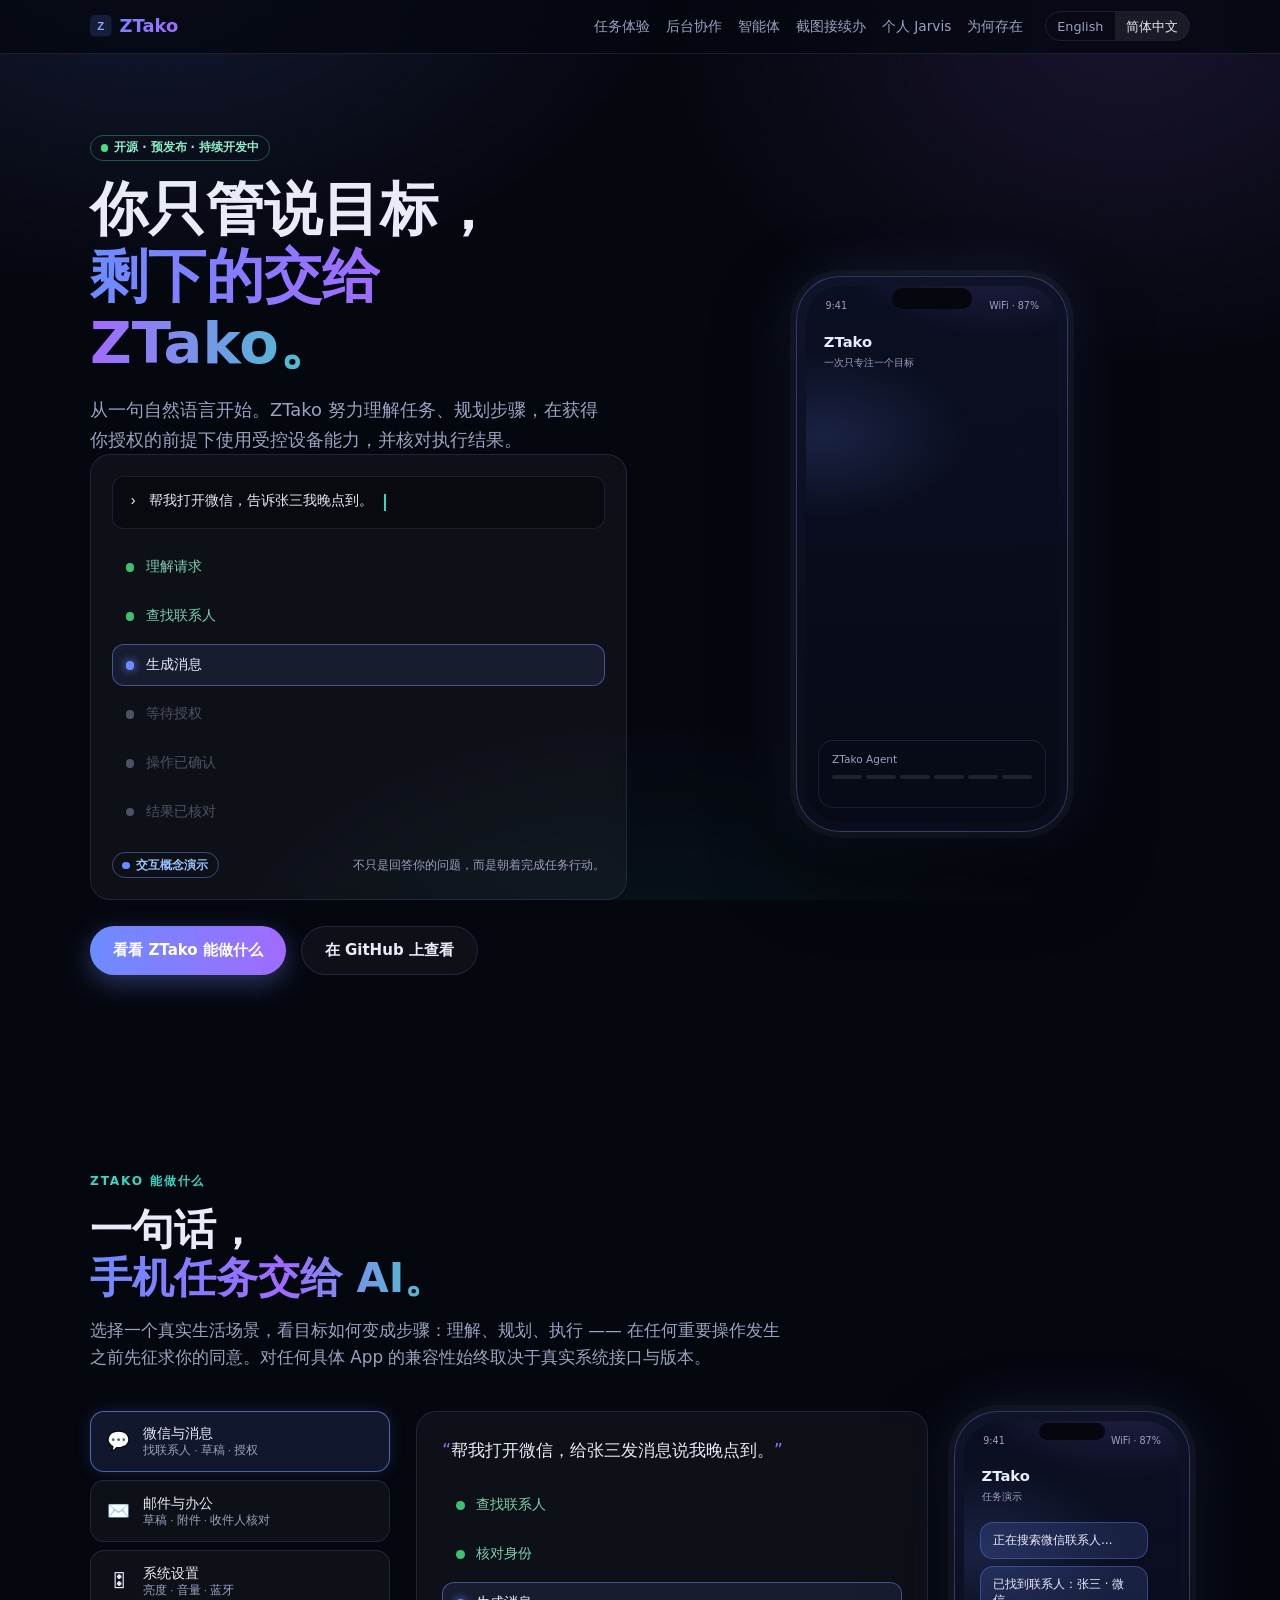
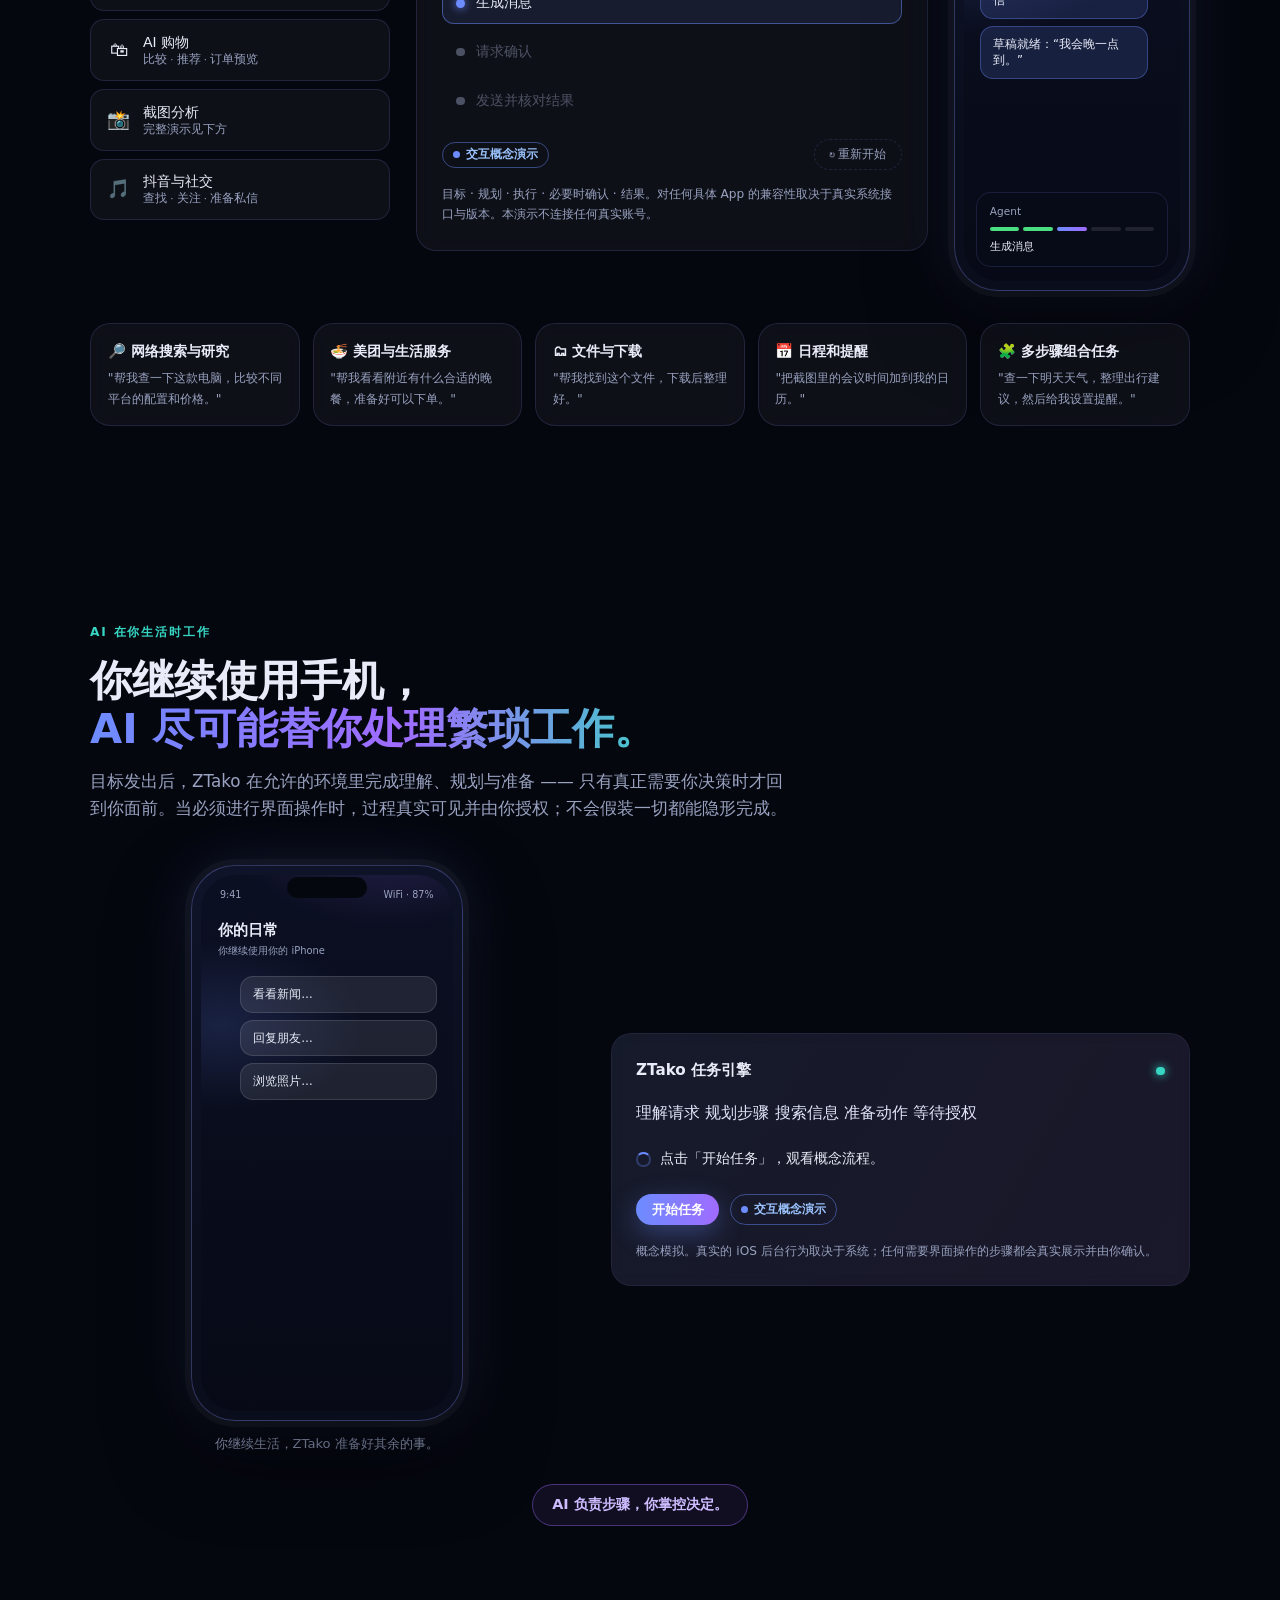
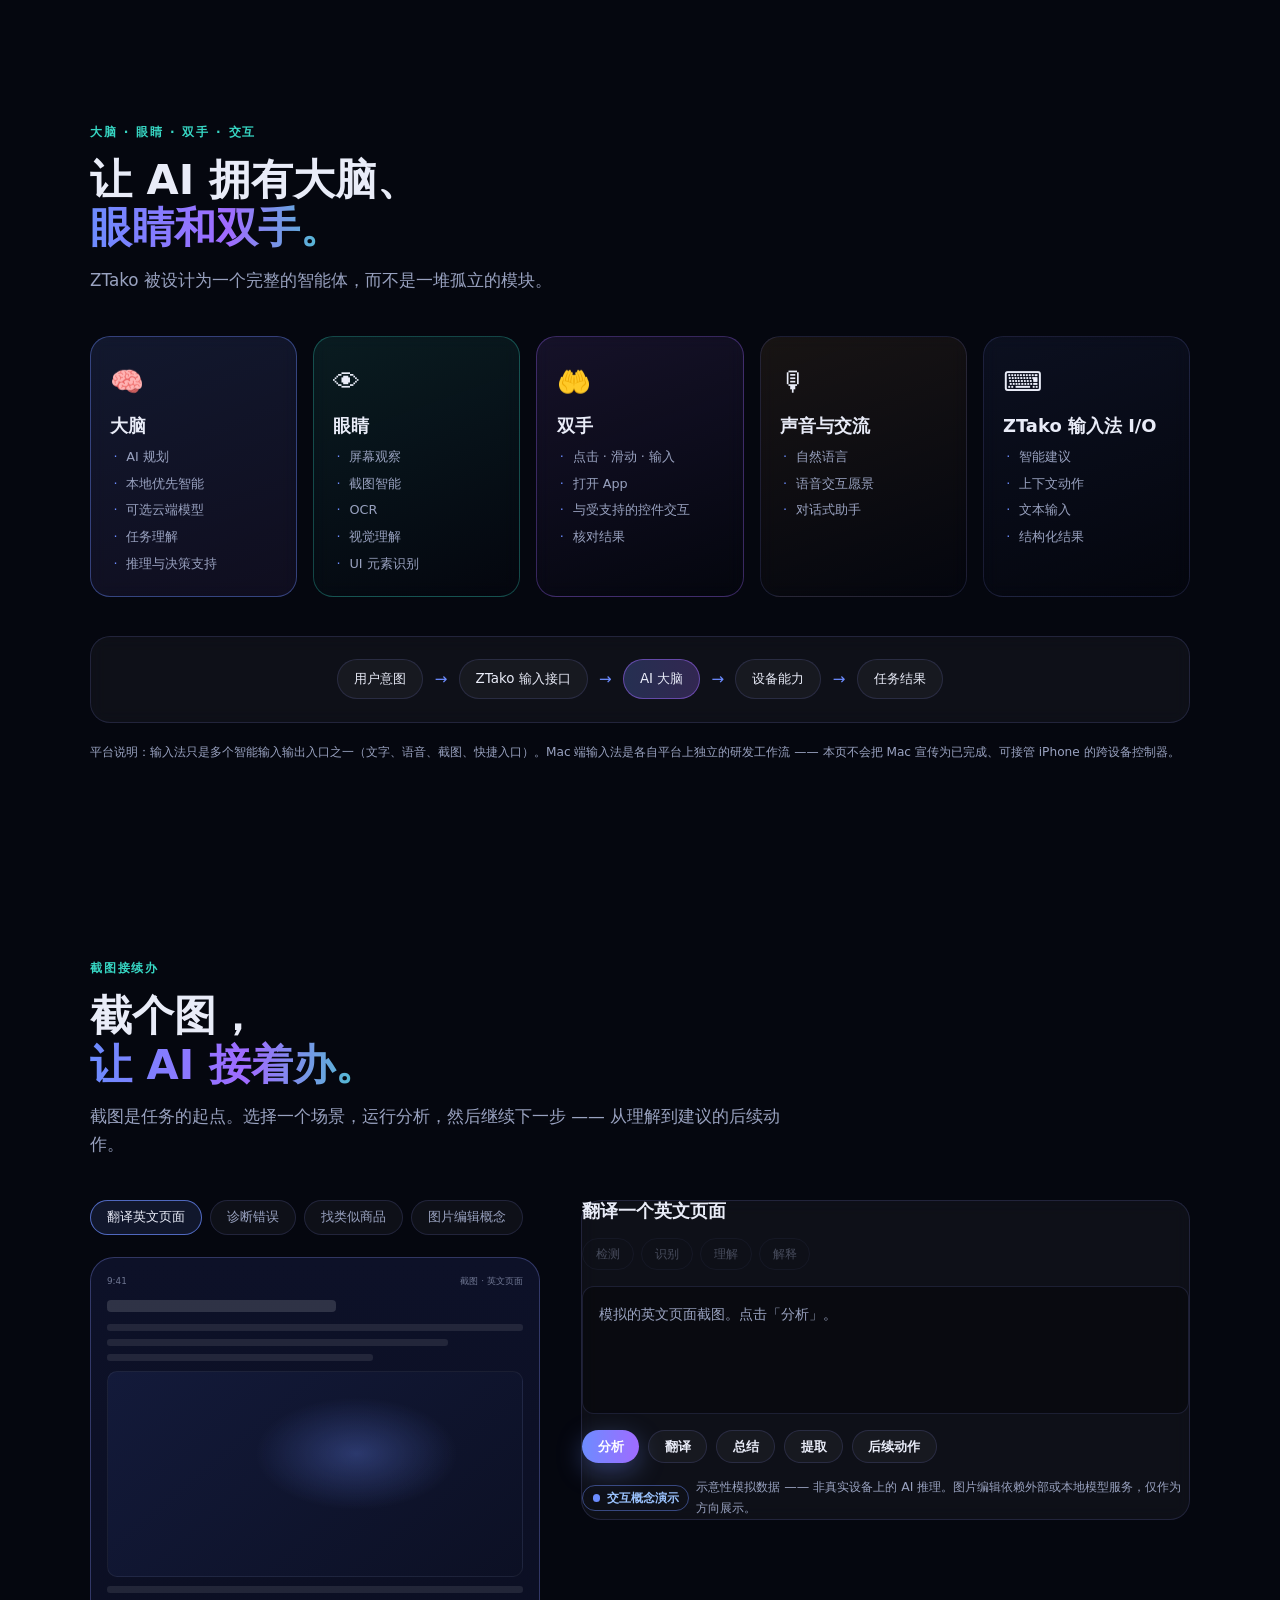
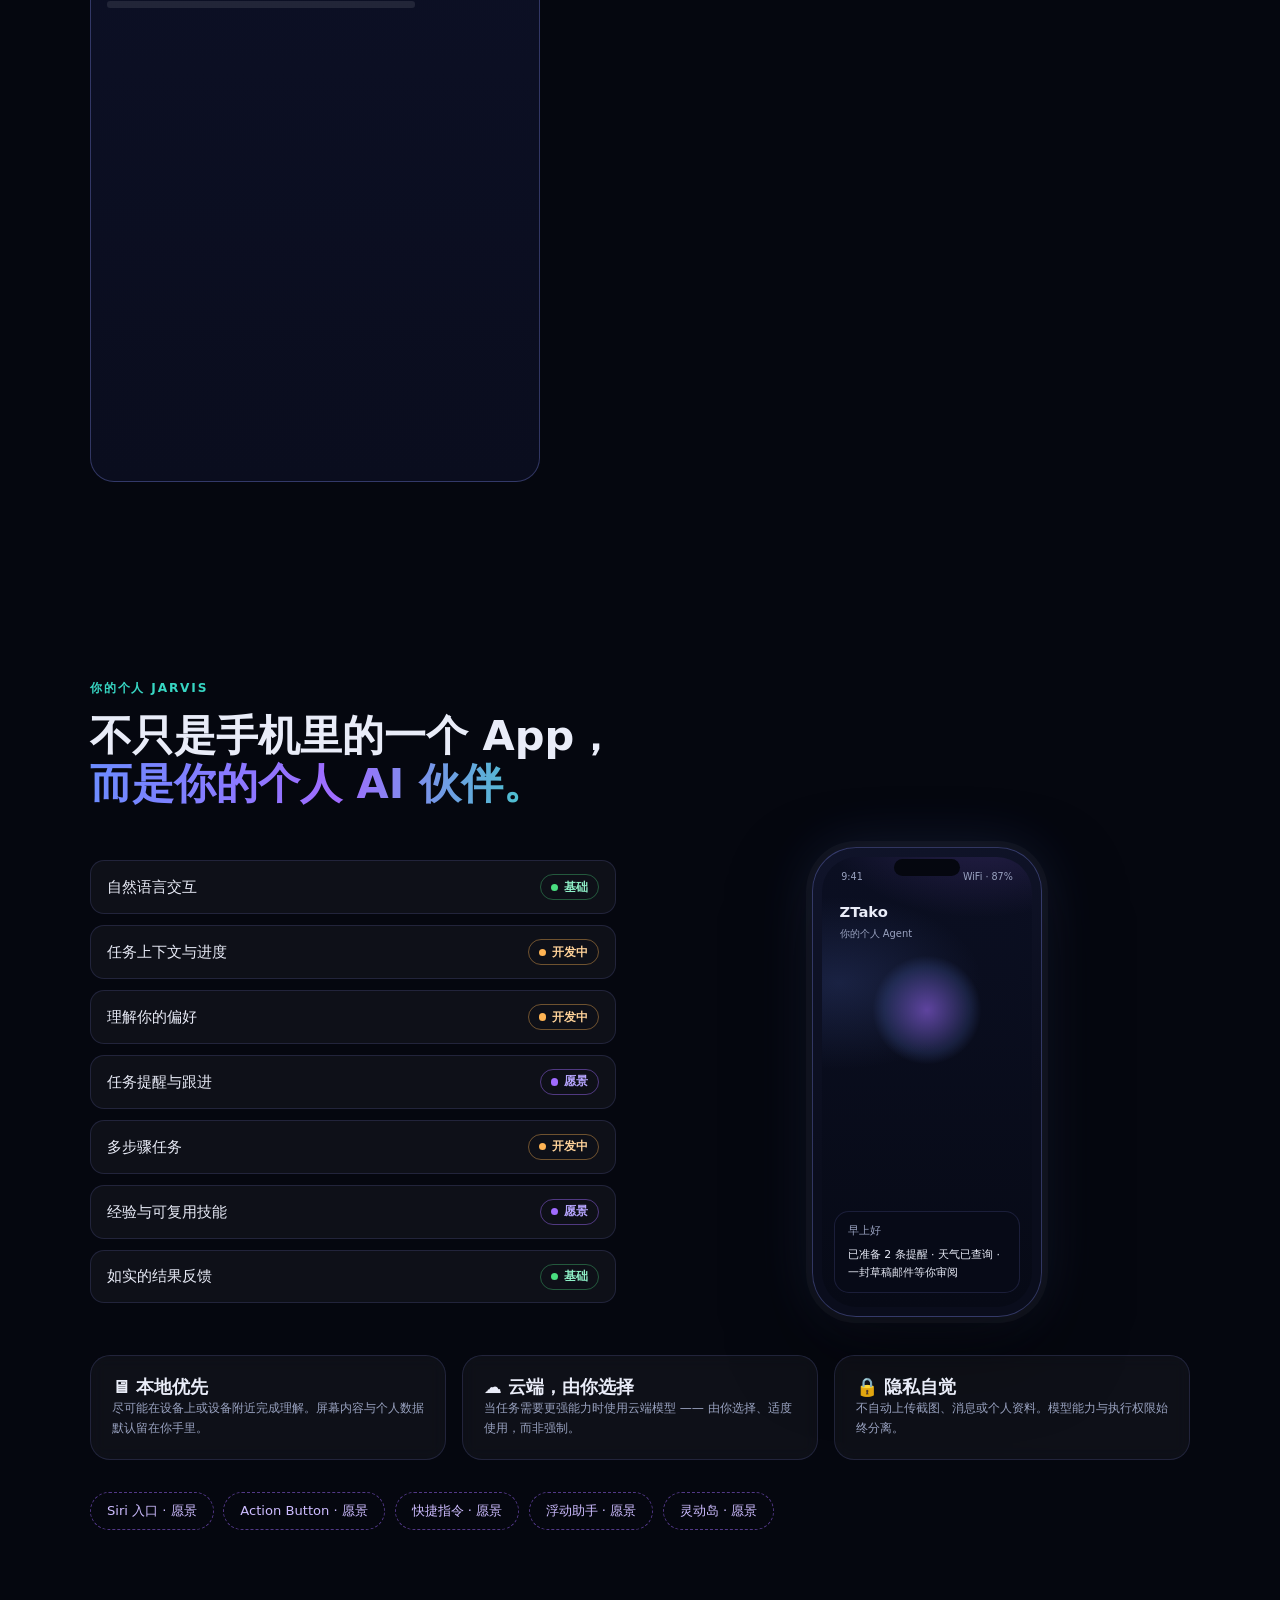
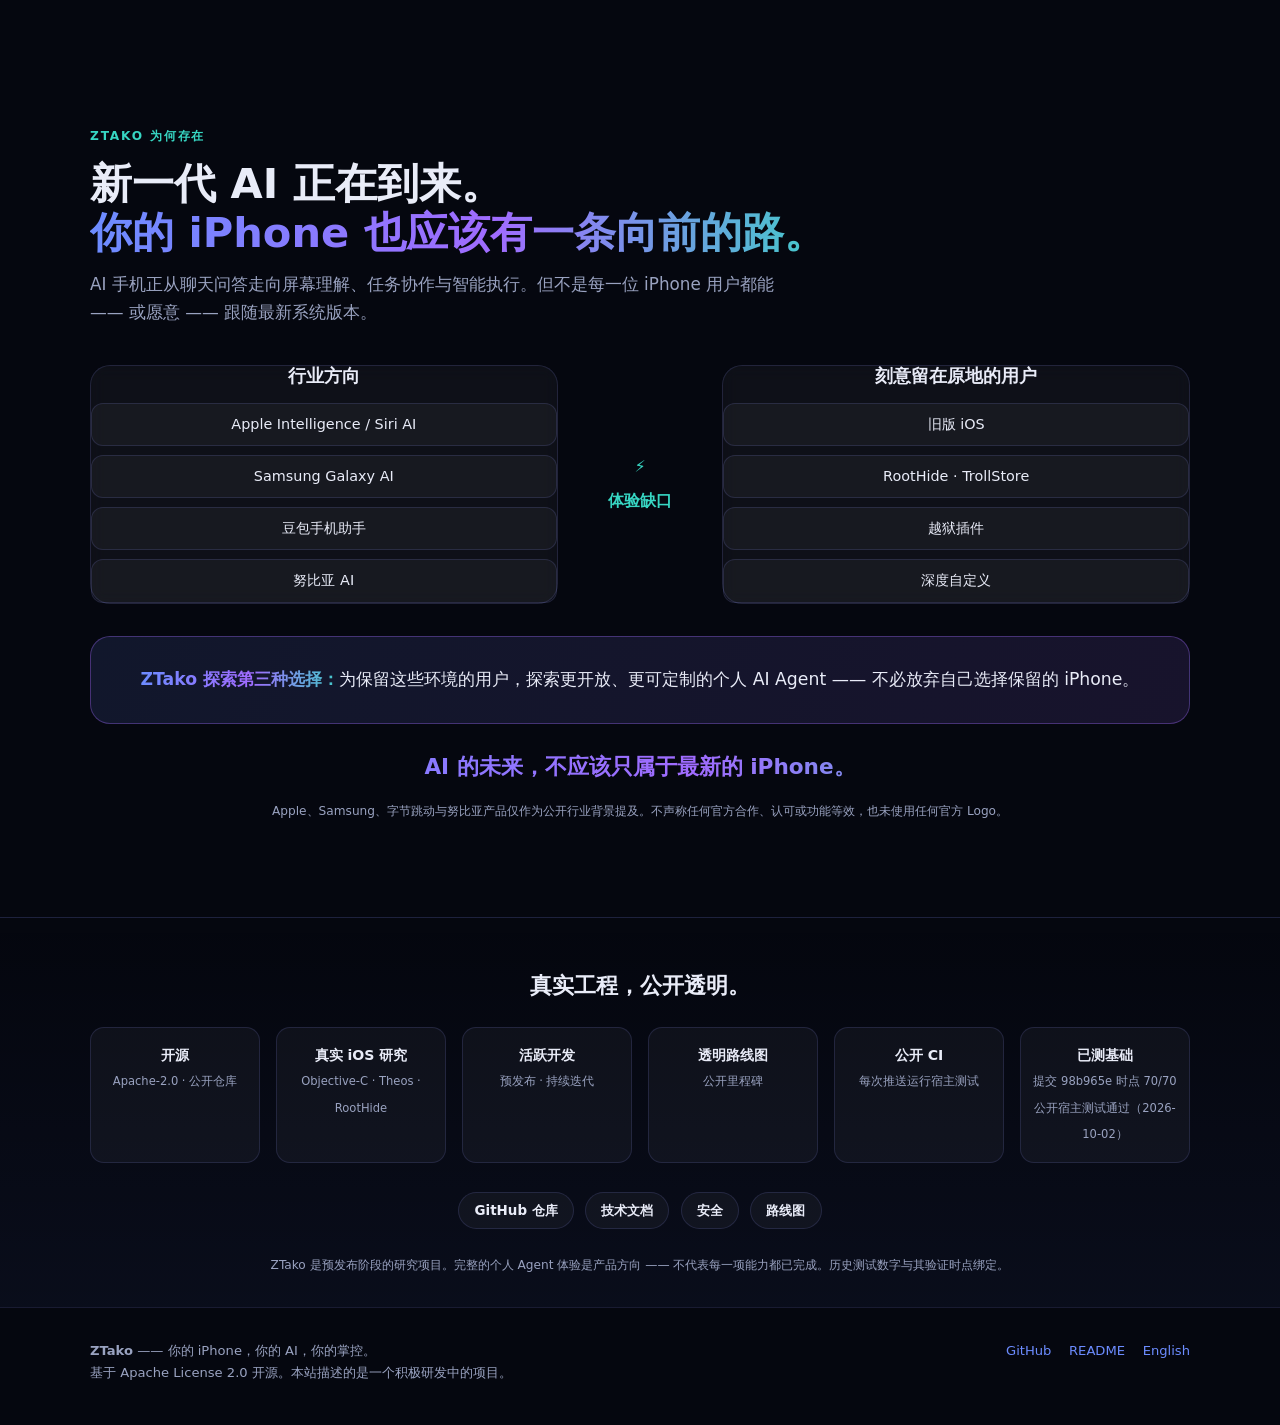
<file: website/zh-CN/index.html>
<!DOCTYPE html>
<html lang="zh-CN">
<head>
<meta charset="UTF-8">
<meta name="viewport" content="width=device-width, initial-scale=1.0">
<title>ZTako — 你只管说目标，剩下的交给 ZTako</title>
<meta name="description" content="ZTako 是面向可越狱 iPhone 的开源个人 AI Agent：一句话描述目标，ZTako 规划步骤、在重要操作前请求你的授权，并核对执行结果。">
<link rel="canonical" href="https://zbc123067.github.io/PhoneHarness-iOS-Agent/zh-CN/">
<link rel="alternate" hreflang="en" href="https://zbc123067.github.io/PhoneHarness-iOS-Agent/en/">
<link rel="alternate" hreflang="zh-CN" href="https://zbc123067.github.io/PhoneHarness-iOS-Agent/zh-CN/">
<link rel="alternate" hreflang="x-default" href="https://zbc123067.github.io/PhoneHarness-iOS-Agent/">
<link rel="icon" href="data:image/svg+xml,%3Csvg xmlns='http://www.w3.org/2000/svg' viewBox='0 0 64 64'%3E%3Cdefs%3E%3ClinearGradient id='g' x1='0' y1='0' x2='1' y2='1'%3E%3Cstop offset='0' stop-color='%236c8cff'/%3E%3Cstop offset='1' stop-color='%23a06bff'/%3E%3C/linearGradient%3E%3C/defs%3E%3Crect width='64' height='64' rx='14' fill='%2305070f'/%3E%3Ctext x='32' y='44' font-family='Arial,sans-serif' font-size='34' font-weight='800' fill='url(%23g)' text-anchor='middle'%3EZ%3C/text%3E%3C/svg%3E">
<link rel="stylesheet" href="../assets/style.css">
</head>
<body>
<div class="aurora" aria-hidden="true"></div>

<header class="site-header">
  <div class="header-inner">
    <a class="brand" href="#top" aria-label="ZTako 首页">
      <svg viewBox="0 0 64 64" aria-hidden="true"><rect width="64" height="64" rx="14" fill="rgba(108,140,255,0.15)"/><text x="32" y="44" font-family="Arial,sans-serif" font-size="34" font-weight="800" fill="#8fa5ff" text-anchor="middle">Z</text></svg>
      ZTako
    </a>
    <nav class="main-nav" aria-label="主导航">
      <a href="#tasks">任务体验</a>
      <a href="#background">后台协作</a>
      <a href="#agent">智能体</a>
      <a href="#screenshot">截图接续办</a>
      <a href="#jarvis">个人 Jarvis</a>
      <a href="#why">为何存在</a>
      <span class="lang-switch">
        <a href="../en/" data-lang="en">English</a>
        <a href="./" data-lang="zh-CN" aria-current="true">简体中文</a>
      </span>
    </nav>
  </div>
</header>

<main id="top">
<!-- ============ SECTION 1 — HERO ============ -->
<section class="hero" aria-label="ZTako 概览">
  <div class="wrap hero-grid">
    <div>
      <span class="pill foundation">开源 · 预发布 · 持续开发中</span>
      <h1>你只管说目标，<br><span class="grad">剩下的交给 ZTako。</span></h1>
      <p class="sub">从一句自然语言开始。ZTako 努力理解任务、规划步骤，在获得你授权的前提下使用受控设备能力，并核对执行结果。</p>
      <div class="glass hero-console" id="heroDemo"
        data-demo='{"stages":[{"label":"理解请求","bubbles":[{"cls":"user","text":"帮我打开微信，告诉张三我晚点到。"}]},{"label":"查找联系人","bubbles":[{"cls":"ai","text":"已找到联系人：张三 · 微信"}]},{"label":"生成消息","bubbles":[{"cls":"ai","text":"草稿就绪：“我会晚一点到。”"}]},{"label":"等待授权"},{"label":"操作已确认","bubbles":[{"cls":"ai","text":"消息已发送到聊天。"}]},{"label":"结果已核对","bubbles":[{"cls":"ai","text":"已核对：消息出现在会话中。"}]}],"confirmAt":null,"msgs":{}}'>
        <div class="hero-input">
          <span aria-hidden="true">›</span>
          <span>帮我打开微信，告诉张三我晚点到。</span>
          <span class="caret" aria-hidden="true"></span>
        </div>
        <ul class="stage-rail" aria-live="polite">
          <li><span class="dot"></span>理解请求</li>
          <li><span class="dot"></span>查找联系人</li>
          <li><span class="dot"></span>生成消息</li>
          <li><span class="dot"></span>等待授权</li>
          <li><span class="dot"></span>操作已确认</li>
          <li><span class="dot"></span>结果已核对</li>
        </ul>
        <div class="hero-foot">
          <span class="pill concept">交互概念演示</span>
          <span class="fineprint">不只是回答你的问题，而是朝着完成任务行动。</span>
        </div>
      </div>
      <div class="btn-row">
        <a class="btn primary" href="#tasks">看看 ZTako 能做什么</a>
        <a class="btn" href="https://github.com/ZBC123067/PhoneHarness-iOS-Agent" target="_blank" rel="noopener">在 GitHub 上查看</a>
      </div>
    </div>
    <div class="phone-col reveal">
      <div class="phone" aria-hidden="true">
        <div class="notch"></div>
        <div class="screen">
          <div class="statusbar"><span>9:41</span><span>WiFi · 87%</span></div>
          <div class="app-head"><b>ZTako</b><span>一次只专注一个目标</span></div>
          <div class="bubble-area"></div>
          <div class="mini-stages">
            <div class="ms-title"><span>ZTako Agent</span><span id="heroPct"></span></div>
            <div class="ms-track"><i></i><i></i><i></i><i></i><i></i><i></i></div>
            <div class="ms-label"></div>
          </div>
        </div>
      </div>
    </div>
  </div>
</section>

<!-- ============ SECTION 2 — WHAT CAN ZTAKO DO ============ -->
<section id="tasks">
  <div class="wrap">
    <span class="kicker">ZTako 能做什么</span>
    <h2>一句话，<br><span class="grad">手机任务交给 AI。</span></h2>
    <p class="lead">选择一个真实生活场景，看目标如何变成步骤：理解、规划、执行 —— 在任何重要操作发生之前先征求你的同意。对任何具体 App 的兼容性始终取决于真实系统接口与版本。</p>
    <div class="task-zone" id="taskZone"
      data-tasks='{"_msgs":{"cancelled":"已取消。没有发送任何内容 —— 决定权在你手中。"},
        "wechat":{"goal":"帮我打开微信，给张三发消息说我晚点到。","confirmAt":3,
          "stages":[{"label":"查找联系人","bubbles":[{"cls":"ai","text":"正在搜索微信联系人…"}]},{"label":"核对身份","bubbles":[{"cls":"ai","text":"已找到联系人：张三 · 微信"}]},{"label":"生成消息","bubbles":[{"cls":"ai","text":"草稿就绪：“我会晚一点到。”"}]},{"label":"请求确认"},{"label":"发送并核对结果","bubbles":[{"cls":"ai","text":"已发送。会话中出现新消息。"}]}],
          "confirm":{"title":"消息已准备就绪","rows":[["收件人：","张三 · 微信"],["应用：","微信"]],"body":"我会晚一点到。"}},
        "email":{"goal":"给客户写封英文邮件，附上今天的报价文件。","confirmAt":4,
          "stages":[{"label":"理解需求"},{"label":"生成邮件","bubbles":[{"cls":"ai","text":"英文草稿已完成（正式语气）。"}]},{"label":"查找附件","bubbles":[{"cls":"ai","text":"在文件中找到 Quote-2026-10-26.pdf。"}]},{"label":"核对收件人"},{"label":"请求确认"},{"label":"发送并核对结果","bubbles":[{"cls":"ai","text":"邮件已带附件发送。"}]}],
          "confirm":{"title":"邮件已准备就绪","rows":[["收件人：","client@company.com"],["附件：","Quote-2026-10-26.pdf"]],"body":"陈女士您好，感谢您的垂询。报价文件已随附。顺祝商祺。"}},
        "settings":{"goal":"把屏幕调亮一点，声音调小，打开蓝牙。","confirmAt":null,
          "stages":[{"label":"识别设备操作目标","bubbles":[{"cls":"ai","text":"已识别 3 个系统目标。"}]},{"label":"选择控制方式"},{"label":"调整设置","bubbles":[{"cls":"ai","text":"亮度提高 · 音量调低 · 蓝牙已开启。"}]},{"label":"核对状态","bubbles":[{"cls":"ai","text":"三项状态均已确认。"}]}]},
        "shopping":{"goal":"去淘宝、京东和拼多多，帮我找适合的耳机。","confirmAt":4,
          "stages":[{"label":"收集候选","bubbles":[{"cls":"ai","text":"正在扫描 3 个购物平台…"}]},{"label":"按规格筛选"},{"label":"比较价格","bubbles":[{"cls":"ai","text":"12 个候选 · 3 个入围。"}]},{"label":"形成推荐"},{"label":"准备订单预览"}],
          "confirm":{"title":"订单预览 —— 需要你的授权","rows":[["商品：","无线耳机 · 黑色"],["价格：","¥199"],["平台：","淘宝"]],"body":"最终支付或提交订单前，始终需要你的明确授权。"}},
        "social":{"goal":"找到这个抖音账号，关注他，并准备一条私信。","confirmAt":3,
          "stages":[{"label":"查找账号"},{"label":"确认目标","bubbles":[{"cls":"ai","text":"账号：@zhangsan_official"}]},{"label":"准备内容"},{"label":"申请相关授权"},{"label":"执行受支持动作","bubbles":[{"cls":"ai","text":"完成（模拟）。草稿已保存。"}]}],
          "confirm":{"title":"关注与私信草稿","rows":[["账号：","@zhangsan_official"],["动作：","关注 + 打开私信草稿"]],"body":"你好，很喜欢你的最新视频，想聊聊合作可能。"}}}'
    >
      <div class="task-menu" role="group" aria-label="任务演示">
        <button data-task="wechat" aria-pressed="false"><span class="t-ico">💬</span><span>微信与消息<span class="t-sub">找联系人 · 草稿 · 授权</span></span></button>
        <button data-task="email" aria-pressed="false"><span class="t-ico">✉️</span><span>邮件与办公<span class="t-sub">草稿 · 附件 · 收件人核对</span></span></button>
        <button data-task="settings" aria-pressed="false"><span class="t-ico">🎛</span><span>系统设置<span class="t-sub">亮度 · 音量 · 蓝牙</span></span></button>
        <button data-task="shopping" aria-pressed="false"><span class="t-ico">🛍</span><span>AI 购物<span class="t-sub">比较 · 推荐 · 订单预览</span></span></button>
        <button data-task="screenshot" aria-pressed="false"><span class="t-ico">📸</span><span>截图分析<span class="t-sub">完整演示见下方</span></span></button>
        <button data-task="social" aria-pressed="false"><span class="t-ico">🎵</span><span>抖音与社交<span class="t-sub">查找 · 关注 · 准备私信</span></span></button>
      </div>
      <div class="demo-root">
        <div class="task-layout">
          <div class="glass task-stage">
            <div class="task-goal"><p class="goal task-goal-text"></p></div>
            <div class="goal-steps"><ul class="stage-rail" aria-live="polite"></ul></div>
            <p class="demo-status" aria-live="polite"></p>
            <div class="task-meta">
              <span class="pill concept">交互概念演示</span>
              <button class="restart-btn">↻ 重新开始</button>
            </div>
            <p class="fineprint task-note">目标 · 规划 · 执行 · 必要时确认 · 结果。对任何具体 App 的兼容性取决于真实系统接口与版本。本演示不连接任何真实账号。</p>
          </div>
          <div class="phone-col">
            <div class="phone" style="width:236px;height:480px" aria-hidden="true">
              <div class="notch" style="width:66px;height:17px"></div>
              <div class="screen">
                <div class="statusbar"><span>9:41</span><span>WiFi · 87%</span></div>
                <div class="app-head"><b>ZTako</b><span>任务演示</span></div>
                <div class="bubble-area"></div>
                <div class="mini-stages">
                  <div class="ms-title"><span>Agent</span><span></span></div>
                  <div class="ms-track"><i></i><i></i><i></i><i></i><i></i><i></i></div>
                  <div class="ms-label"></div>
                </div>
                <div class="sheet-backdrop"></div>
                <div class="action-sheet" role="dialog" aria-modal="true" aria-label="确认弹窗">
                  <span class="as-brand">ZTAKO</span>
                  <h4></h4>
                  <div class="as-rows"></div>
                  <div class="as-body"></div>
                  <div class="as-btns">
                    <button class="as-cancel">取消</button>
                    <button class="as-confirm">确认</button>
                  </div>
                </div>
              </div>
            </div>
          </div>
        </div>
      </div>
    </div>
    <div class="task-cards">
      <div class="glass task-card reveal"><b>🔎 网络搜索与研究</b><p>"帮我查一下这款电脑，比较不同平台的配置和价格。"</p></div>
      <div class="glass task-card reveal"><b>🍜 美团与生活服务</b><p>"帮我看看附近有什么合适的晚餐，准备好可以下单。"</p></div>
      <div class="glass task-card reveal"><b>🗂 文件与下载</b><p>"帮我找到这个文件，下载后整理好。"</p></div>
      <div class="glass task-card reveal"><b>📅 日程和提醒</b><p>"把截图里的会议时间加到我的日历。"</p></div>
      <div class="glass task-card reveal"><b>🧩 多步骤组合任务</b><p>"查一下明天天气，整理出行建议，然后给我设置提醒。"</p></div>
    </div>
  </div>
</section>

<!-- ============ SECTION 3 — BACKGROUND ENGINE ============ -->
<section id="background">
  <div class="wrap">
    <span class="kicker">AI 在你生活时工作</span>
    <h2>你继续使用手机，<br><span class="grad">AI 尽可能替你处理繁琐工作。</span></h2>
    <p class="lead">目标发出后，ZTako 在允许的环境里完成理解、规划与准备 —— 只有真正需要你决策时才回到你面前。当必须进行界面操作时，过程真实可见并由你授权；不会假装一切都能隐形完成。</p>
    <div id="bgEngine"
      data-demo='{"confirm":{"title":"消息已准备就绪","rows":[["收件人：","张三 · 微信"]],"body":"我会晚一点到。"},"msgs":{"working":"正在后台工作，你可以继续使用手机…","needsApproval":"需要你的授权才能继续。","confirmed":"已确认。任务完成并核对（模拟）。","cancelled":"已取消。没有发送任何内容。"}}'>
      <div class="bg-grid">
        <div class="user-life">
          <div class="phone" aria-hidden="true">
            <div class="notch"></div>
            <div class="screen">
              <div class="statusbar"><span>9:41</span><span>WiFi · 87%</span></div>
              <div class="app-head"><b>你的日常</b><span>你继续使用你的 iPhone</span></div>
              <div class="bubble user show" style="opacity:1;transform:none">看看新闻…</div>
              <div class="bubble user show" style="opacity:1;transform:none">回复朋友…</div>
              <div class="bubble user show" style="opacity:1;transform:none">浏览照片…</div>
              <div class="sheet-backdrop"></div>
              <div class="action-sheet" role="dialog" aria-modal="true" aria-label="确认弹窗">
                <span class="as-brand">ZTAKO</span>
                <h4>消息已准备就绪</h4>
                <div class="as-rows"></div>
                <div class="as-body"></div>
                <div class="as-btns">
                  <button class="as-cancel">取消</button>
                  <button class="as-confirm">确认发送</button>
                </div>
              </div>
            </div>
          </div>
          <p class="life-caption">你继续生活，ZTako 准备好其余的事。</p>
        </div>
        <div class="glass engine-panel">
          <div class="engine-head"><b>ZTako 任务引擎</b><span class="pulse-dot" aria-hidden="true"></span></div>
          <div class="engine-stages stages" aria-hidden="true">
            <span class="stage-chip">理解请求</span>
            <span class="stage-chip">规划步骤</span>
            <span class="stage-chip">搜索信息</span>
            <span class="stage-chip">准备动作</span>
            <span class="stage-chip">等待授权</span>
          </div>
          <div class="engine-status" aria-live="polite"><span class="spin" aria-hidden="true"></span><span>点击「开始任务」，观看概念流程。</span></div>
          <div class="engine-actions">
            <button class="btn primary small engine-start">开始任务</button>
            <span class="pill concept">交互概念演示</span>
          </div>
          <p class="fineprint" style="position:relative;margin-top:1rem">概念模拟。真实的 iOS 后台行为取决于系统；任何需要界面操作的步骤都会真实展示并由你确认。</p>
        </div>
      </div>
    </div>
    <div style="text-align:center"><span class="trust-pill">AI 负责步骤，你掌控决定。</span></div>
  </div>
</section>

<!-- ============ SECTION 4 — AGENT ANATOMY ============ -->
<section id="agent">
  <div class="wrap">
    <span class="kicker">大脑 · 眼睛 · 双手 · 交互</span>
    <h2>让 AI 拥有大脑、<br><span class="grad">眼睛和双手。</span></h2>
    <p class="lead">ZTako 被设计为一个完整的智能体，而不是一堆孤立的模块。</p>
    <div class="anatomy">
      <div class="glass organ brain reveal">
        <span class="o-ico" aria-hidden="true">🧠</span>
        <h3>大脑</h3>
        <ul><li>AI 规划</li><li>本地优先智能</li><li>可选云端模型</li><li>任务理解</li><li>推理与决策支持</li></ul>
      </div>
      <div class="glass organ eyes reveal">
        <span class="o-ico" aria-hidden="true">👁</span>
        <h3>眼睛</h3>
        <ul><li>屏幕观察</li><li>截图智能</li><li>OCR</li><li>视觉理解</li><li>UI 元素识别</li></ul>
      </div>
      <div class="glass organ hands reveal">
        <span class="o-ico" aria-hidden="true">🤲</span>
        <h3>双手</h3>
        <ul><li>点击 · 滑动 · 输入</li><li>打开 App</li><li>与受支持的控件交互</li><li>核对结果</li></ul>
      </div>
      <div class="glass organ voice reveal">
        <span class="o-ico" aria-hidden="true">🎙</span>
        <h3>声音与交流</h3>
        <ul><li>自然语言</li><li>语音交互愿景</li><li>对话式助手</li></ul>
      </div>
      <div class="glass organ io reveal">
        <span class="o-ico" aria-hidden="true">⌨️</span>
        <h3>ZTako 输入法 I/O</h3>
        <ul><li>智能建议</li><li>上下文动作</li><li>文本输入</li><li>结构化结果</li></ul>
      </div>
    </div>
    <div class="glass intent-flow" aria-label="从意图到结果">
      <span class="f-step">用户意图</span><span class="f-arrow">→</span>
      <span class="f-step">ZTako 输入接口</span><span class="f-arrow">→</span>
      <span class="f-step core">AI 大脑</span><span class="f-arrow">→</span>
      <span class="f-step">设备能力</span><span class="f-arrow">→</span>
      <span class="f-step">任务结果</span>
    </div>
    <p class="fineprint" style="margin-top:1.2rem">平台说明：输入法只是多个智能输入输出入口之一（文字、语音、截图、快捷入口）。Mac 端输入法是各自平台上独立的研发工作流 —— 本页不会把 Mac 宣传为已完成、可接管 iPhone 的跨设备控制器。</p>
  </div>
</section>

<!-- ============ SECTION 5 — SCREENSHOT TO ACTION ============ -->
<section id="screenshot">
  <div class="wrap">
    <span class="kicker">截图接续办</span>
    <h2>截个图，<br><span class="grad">让 AI 接着办。</span></h2>
    <p class="lead">截图是任务的起点。选择一个场景，运行分析，然后继续下一步 —— 从理解到建议的后续动作。</p>
    <div class="shot-demo" id="shotDemo"
      data-scenarios='{"page":{"title":"翻译一个英文页面","intro":"模拟的英文页面截图。点击「分析」。","running":"分析中…","actions":{"analyze":"检测到 3 个区域：两个文字块和一个图片。文字识别为英文。","translate":"翻译（概念）：在保留版面的前提下，把页面文字渲染为你的语言。","summarize":"摘要（概念）：页面围绕一个主题，包含一张配图和两段文字。","extract":"已提取：2 个文字块、1 张图片、约 120 词（概念）。","next":"建议的下一步：翻译页面并保存笔记（概念）。"}},
        "error":{"title":"诊断一个错误","intro":"带错误弹窗的模拟截图。点击「分析」。","running":"分析中…","actions":{"analyze":"发现错误弹窗：连接失败（错误 101），下方还有一行提示。","translate":"概念：若弹窗为其他语言，会先翻译再解释。","summarize":"摘要：App 连接失败，弹窗报告错误 101。","extract":"已提取：错误码 101 · 模块连接 · 1 条提示。","next":"建议的下一步：检查 WiFi 后重试连接（概念）。"}},
        "product":{"title":"找类似商品","intro":"模拟的商品页。点击「分析」。","running":"分析中…","actions":{"analyze":"识别出商品卡片：名称/型号区域、价格和一张图片。","translate":"概念：商品标题会被翻译为你的语言。","summarize":"摘要：一个商品页，价格为高亮信息（概念）。","extract":"已提取：商品名称、型号与价格 —— 可直接用于搜索。","next":"建议的下一步：跨平台搜索类似商品并比较价格（概念）。"}},
        "image":{"title":"图片编辑概念","intro":"一张照片模拟。图片编辑依赖外部或本地模型服务 —— 此处仅作为方向展示。","running":"分析中…","actions":{"analyze":"识别出主体与背景区域（概念）。","translate":"不适用于图片编辑（概念）。","summarize":"摘要：前景一个主体，背景较杂乱（概念）。","extract":"已提取编辑指令：去掉背景里的人，调整颜色。","next":"建议的下一步：通过选定的模型服务运行编辑预览（概念，未接入）。"}}}'
    >
      <div>
        <div class="shot-tabs" role="group" aria-label="截图场景">
          <button data-sc="page" aria-pressed="false">翻译英文页面</button>
          <button data-sc="error" aria-pressed="false">诊断错误</button>
          <button data-sc="product" aria-pressed="false">找类似商品</button>
          <button data-sc="image" aria-pressed="false">图片编辑概念</button>
        </div>
        <div class="shot-frame" data-frame="page">
          <div class="sbar"><span>9:41</span><span>截图 · 英文页面</span></div>
          <div class="stitle"></div>
          <div class="sline"></div><div class="sline" style="width:82%"></div><div class="sline" style="width:64%"></div>
          <div class="sblock" style="height:26%;background:radial-gradient(9rem 5rem at 60% 40%,rgba(108,140,255,0.3),transparent 70%),linear-gradient(140deg,#131a3a,#0c1024);border:1px solid rgba(255,255,255,0.06)"></div>
          <div class="sline"></div><div class="sline" style="width:74%"></div>
          <div class="region" style="top:16%;left:6%;width:70%;height:8%"><span class="tag">文字</span></div>
          <div class="region" style="top:38%;left:6%;width:88%;height:28%"><span class="tag">图片</span></div>
          <div class="region" style="top:76%;left:6%;width:88%;height:12%"><span class="tag">文字</span></div>
        </div>
        <div class="shot-frame" data-frame="error" hidden>
          <div class="sbar"><span>9:41</span><span>截图 · 错误弹窗</span></div>
          <div class="stitle"></div>
          <div class="sline" style="width:88%"></div><div class="sline" style="width:70%"></div>
          <div class="sblock" style="height:30%;background:rgba(255,120,90,0.12);border:1px solid rgba(255,120,90,0.35);display:grid;place-items:center;color:#ffb1a6;font-size:0.7rem">⚠ 连接失败（错误 101）</div>
          <div class="sline"></div><div class="sline" style="width:60%"></div>
          <div class="region" style="top:26%;left:6%;width:88%;height:32%"><span class="tag">错误弹窗</span></div>
          <div class="region" style="top:66%;left:6%;width:88%;height:10%"><span class="tag">提示文字</span></div>
        </div>
        <div class="shot-frame" data-frame="product" hidden>
          <div class="sbar"><span>9:41</span><span>截图 · 商品页</span></div>
          <div class="stitle"></div>
          <div class="sblock" style="height:34%;background:radial-gradient(10rem 6rem at 50% 40%,rgba(160,107,255,0.3),transparent 70%),linear-gradient(140deg,#181533,#0c1024);border:1px solid rgba(255,255,255,0.06)"></div>
          <div class="sline" style="width:78%"></div>
          <div class="sline" style="width:42%;background:rgba(74,222,128,0.35)"></div>
          <div class="sline"></div>
          <div class="region" style="top:14%;left:6%;width:88%;height:36%"><span class="tag">商品</span></div>
          <div class="region" style="top:58%;left:6%;width:46%;height:9%"><span class="tag">名称/型号</span></div>
          <div class="region" style="top:72%;left:6%;width:36%;height:9%"><span class="tag">价格</span></div>
        </div>
        <div class="shot-frame" data-frame="image" hidden>
          <div class="sbar"><span>9:41</span><span>截图 · 照片</span></div>
          <span class="after-badge">概念预览</span>
          <div class="sblock" style="height:38%;background:radial-gradient(11rem 7rem at 30% 45%,rgba(108,140,255,0.35),transparent 70%),radial-gradient(8rem 5rem at 78% 30%,rgba(255,180,84,0.28),transparent 70%),linear-gradient(140deg,#131a3a,#0c1024);border:1px solid rgba(255,255,255,0.06)"></div>
          <div class="sline" style="width:70%"></div>
          <div class="sblock" style="height:20%;background:radial-gradient(9rem 5rem at 50% 50%,rgba(55,214,195,0.22),transparent 70%),linear-gradient(140deg,#0f2b26,#0c1024);border:1px solid rgba(55,214,195,0.25)"></div>
          <div class="region" style="top:12%;left:6%;width:88%;height:40%"><span class="tag">主体/背景</span></div>
          <div class="region" style="top:62%;left:6%;width:88%;height:22%"><span class="tag">编辑预览</span></div>
        </div>
      </div>
      <div class="glass shot-panel">
        <h3 id="shotScenarioTitle">翻译一个英文页面</h3>
        <div class="stages" aria-live="polite">
          <span class="stage-chip">检测</span>
          <span class="stage-chip">识别</span>
          <span class="stage-chip">理解</span>
          <span class="stage-chip">解释</span>
        </div>
        <div class="shot-output">选择上方场景，然后点击「分析」。</div>
        <div class="shot-actions" role="group" aria-label="后续动作">
          <button class="btn small primary shot-run">分析</button>
          <button class="btn small" data-act="translate">翻译</button>
          <button class="btn small" data-act="summarize">总结</button>
          <button class="btn small" data-act="extract">提取</button>
          <button class="btn small" data-act="next">后续动作</button>
        </div>
        <p class="concept-tag"><span class="pill concept">交互概念演示</span> 示意性模拟数据 —— 非真实设备上的 AI 推理。图片编辑依赖外部或本地模型服务，仅作为方向展示。</p>
      </div>
    </div>
  </div>
</section>

<!-- ============ SECTION 6 — PERSONAL JARVIS ============ -->
<section id="jarvis">
  <div class="wrap">
    <span class="kicker">你的个人 Jarvis</span>
    <h2>不只是手机里的一个 App，<br><span class="grad">而是你的个人 AI 伙伴。</span></h2>
    <div class="jarvis-grid">
      <ul class="jarvis-list">
        <li><span>自然语言交互</span><span class="pill foundation">基础</span></li>
        <li><span>任务上下文与进度</span><span class="pill development">开发中</span></li>
        <li><span>理解你的偏好</span><span class="pill development">开发中</span></li>
        <li><span>任务提醒与跟进</span><span class="pill vision">愿景</span></li>
        <li><span>多步骤任务</span><span class="pill development">开发中</span></li>
        <li><span>经验与可复用技能</span><span class="pill vision">愿景</span></li>
        <li><span>如实的结果反馈</span><span class="pill foundation">基础</span></li>
      </ul>
      <div class="jarvis-aura reveal">
        <div class="phone" style="width:230px;height:470px" aria-hidden="true">
          <div class="notch" style="width:66px;height:17px"></div>
          <div class="screen">
            <div class="statusbar"><span>9:41</span><span>WiFi · 87%</span></div>
            <div class="app-head"><b>ZTako</b><span>你的个人 Agent</span></div>
            <div style="position:absolute;top:34%;left:50%;transform:translate(-50%,-50%);width:110px;height:110px;border-radius:50%;background:radial-gradient(circle,rgba(160,107,255,0.55),rgba(108,140,255,0.15) 55%,transparent 70%);animation:pdot 3s ease-in-out infinite"></div>
            <div class="mini-stages">
              <div class="ms-title"><span>早上好</span><span></span></div>
              <div class="ms-label">已准备 2 条提醒 · 天气已查询 · 一封草稿邮件等你审阅</div>
            </div>
          </div>
        </div>
      </div>
    </div>
    <div class="model-row">
      <div class="glass reveal" style="padding:1.3rem"><h3>🖥 本地优先</h3><p class="fineprint">尽可能在设备上或设备附近完成理解。屏幕内容与个人数据默认留在你手里。</p></div>
      <div class="glass reveal" style="padding:1.3rem"><h3>☁️ 云端，由你选择</h3><p class="fineprint">当任务需要更强能力时使用云端模型 —— 由你选择、适度使用，而非强制。</p></div>
      <div class="glass reveal" style="padding:1.3rem"><h3>🔒 隐私自觉</h3><p class="fineprint">不自动上传截图、消息或个人资料。模型能力与执行权限始终分离。</p></div>
    </div>
    <div class="vision-entries" aria-label="规划中的入口">
      <span>Siri 入口 · 愿景</span>
      <span>Action Button · 愿景</span>
      <span>快捷指令 · 愿景</span>
      <span>浮动助手 · 愿景</span>
      <span>灵动岛 · 愿景</span>
    </div>
  </div>
</section>

<!-- ============ SECTION 7 — WHY ZTAKO EXISTS ============ -->
<section id="why">
  <div class="wrap">
    <span class="kicker">ZTako 为何存在</span>
    <h2>新一代 AI 正在到来。<br><span class="grad">你的 iPhone 也应该有一条向前的路。</span></h2>
    <p class="lead">AI 手机正从聊天问答走向屏幕理解、任务协作与智能执行。但不是每一位 iPhone 用户都能 —— 或愿意 —— 跟随最新系统版本。</p>
    <div class="why-grid">
      <div class="glass why-col reveal">
        <h3 style="text-align:center">行业方向</h3>
        <ul><li>Apple Intelligence / Siri AI</li><li>Samsung Galaxy AI</li><li>豆包手机助手</li><li>努比亚 AI</li></ul>
      </div>
      <div class="why-mid" aria-hidden="true"><span>⚡</span><span>体验缺口</span></div>
      <div class="glass why-col reveal">
        <h3 style="text-align:center">刻意留在原地的用户</h3>
        <ul><li>旧版 iOS</li><li>RootHide · TrollStore</li><li>越狱插件</li><li>深度自定义</li></ul>
      </div>
    </div>
    <div class="why-goal reveal">
      <p style="font-size:1.08rem"><strong class="grad">ZTako 探索第三种选择：</strong>为保留这些环境的用户，探索更开放、更可定制的个人 AI Agent —— 不必放弃自己选择保留的 iPhone。</p>
    </div>
    <p class="why-quote grad">AI 的未来，不应该只属于最新的 iPhone。</p>
    <p class="fineprint" style="text-align:center;margin-top:1rem">Apple、Samsung、字节跳动与努比亚产品仅作为公开行业背景提及。不声称任何官方合作、认可或功能等效，也未使用任何官方 Logo。</p>
  </div>
</section>

<!-- ============ ENGINEERING STRIP ============ -->
<div class="eng-strip" id="engineering">
  <div class="wrap">
    <h2 style="font-size:1.4rem;text-align:center">真实工程，公开透明。</h2>
    <div class="eng-items">
      <div class="eng-item"><b>开源</b><span>Apache-2.0 · 公开仓库</span></div>
      <div class="eng-item"><b>真实 iOS 研究</b><span>Objective-C · Theos · RootHide</span></div>
      <div class="eng-item"><b>活跃开发</b><span>预发布 · 持续迭代</span></div>
      <div class="eng-item"><b>透明路线图</b><span>公开里程碑</span></div>
      <div class="eng-item"><b>公开 CI</b><span>每次推送运行宿主测试</span></div>
      <div class="eng-item"><b>已测基础</b><span>提交 98b965e 时点 70/70 公开宿主测试通过（2026-10-02）</span></div>
    </div>
    <div class="eng-links">
      <a class="btn small" href="https://github.com/ZBC123067/PhoneHarness-iOS-Agent" target="_blank" rel="noopener">GitHub 仓库</a>
      <a class="btn small" href="https://github.com/ZBC123067/PhoneHarness-iOS-Agent/blob/main/docs/PROJECT-TECHNICAL.md" target="_blank" rel="noopener">技术文档</a>
      <a class="btn small" href="https://github.com/ZBC123067/PhoneHarness-iOS-Agent/blob/main/SECURITY.md" target="_blank" rel="noopener">安全</a>
      <a class="btn small" href="https://github.com/ZBC123067/PhoneHarness-iOS-Agent/blob/main/docs/roadmap.md" target="_blank" rel="noopener">路线图</a>
    </div>
    <p class="fineprint prerelease">ZTako 是预发布阶段的研究项目。完整的个人 Agent 体验是产品方向 —— 不代表每一项能力都已完成。历史测试数字与其验证时点绑定。</p>
  </div>
</div>
</main>

<footer>
  <div class="footer-inner">
    <div><strong>ZTako</strong> —— 你的 iPhone，你的 AI，你的掌控。<br>基于 Apache License 2.0 开源。本站描述的是一个积极研发中的项目。</div>
    <div class="footer-links">
      <a href="https://github.com/ZBC123067/PhoneHarness-iOS-Agent" target="_blank" rel="noopener">GitHub</a>
      <a href="https://github.com/ZBC123067/PhoneHarness-iOS-Agent/blob/main/README.zh-CN.md" target="_blank" rel="noopener">README</a>
      <a href="../en/">English</a>
    </div>
  </div>
</footer>

<script src="../assets/site.js" defer></script>
<script>
  // 语言切换时保留用户当前所在的章节锚点。
  (function () {
    var h = window.location.hash;
    if (!h) return;
    document.querySelectorAll(".lang-switch a[data-lang]").forEach(function (a) {
      a.setAttribute("href", a.getAttribute("href").split("#")[0] + h);
    });
  })();
</script>
</body>
</html>
</file>
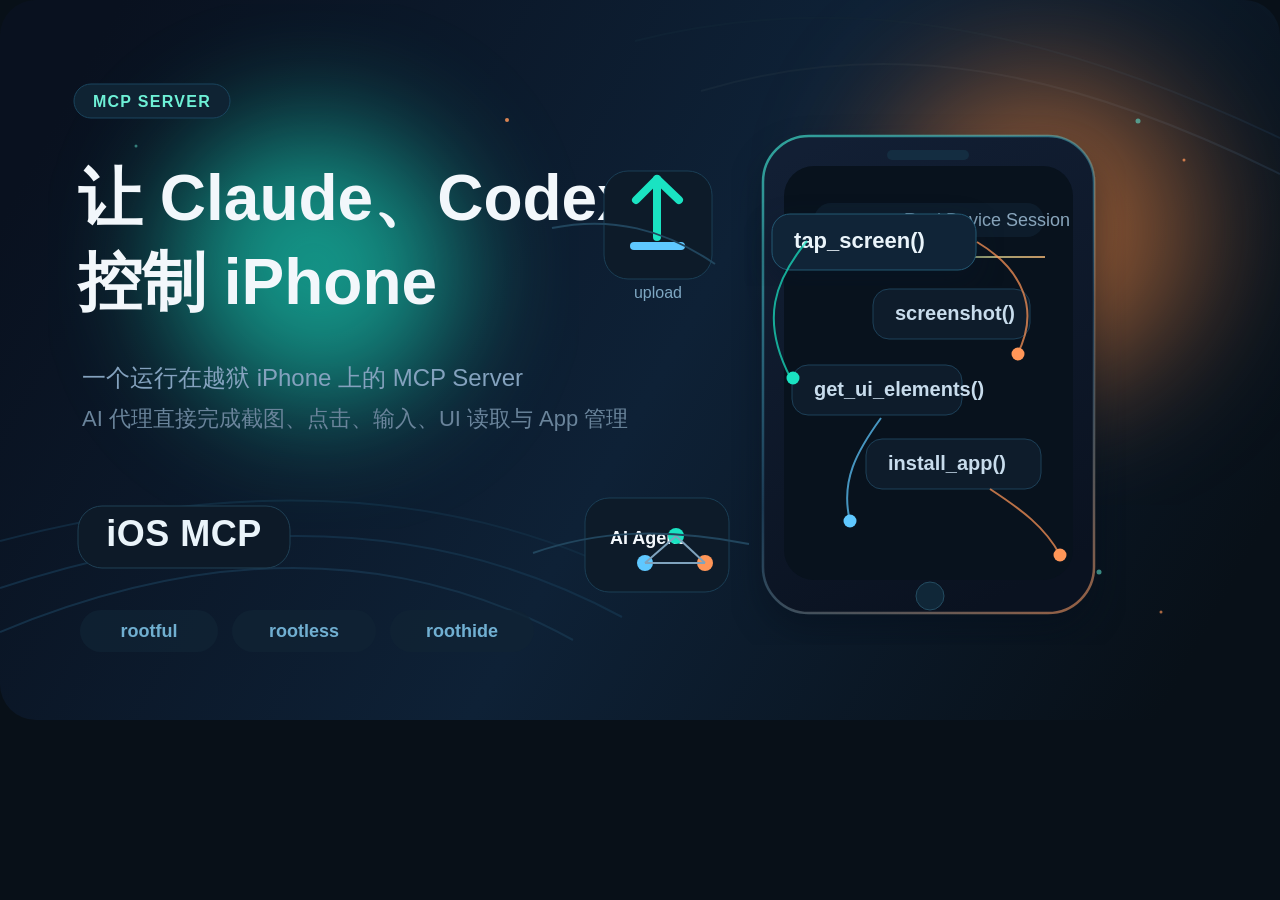
<file: assets/ios-mcp-cover-cn.html>
<!DOCTYPE html>
<html lang="zh-CN">
<head>
  <meta charset="UTF-8" />
  <meta name="viewport" content="width=device-width, initial-scale=1.0" />
  <title>iOS MCP Cover</title>
  <style>
    html, body {
      margin: 0;
      width: 1280px;
      height: 720px;
      overflow: hidden;
      background: #081018;
    }

    body {
      display: block;
    }

    img {
      display: block;
      width: 1280px;
      height: 720px;
      object-fit: cover;
    }
  </style>
</head>
<body>
  <img src="./ios-mcp-cover-cn.svg" alt="iOS MCP cover" />
</body>
</html>
</file>
<file: website/assets/style.css>
/* ZTako V3 showcase — shared styles (en + zh-CN).
   Task-experience-first layout: hero demo, interactive task zone,
   background engine, agent anatomy, screenshot showcase, Jarvis, why. */
:root {
  --bg: #05070f;
  --panel: rgba(255, 255, 255, 0.04);
  --panel-2: rgba(255, 255, 255, 0.07);
  --border: rgba(140, 150, 255, 0.15);
  --text: #e9ecf8;
  --muted: #99a2c0;
  --accent: #6c8cff;
  --accent-2: #a06bff;
  --teal: #37d6c3;
  --ok: #4ade80;
  --warn: #ffb454;
  --radius: 20px;
  --maxw: 1140px;
}
* { box-sizing: border-box; margin: 0; padding: 0; }
html { scroll-behavior: smooth; }
body {
  background: var(--bg); color: var(--text);
  font-family: "SF Pro Text", "PingFang SC", "Segoe UI", "Noto Sans SC", system-ui, -apple-system, sans-serif;
  line-height: 1.65; overflow-x: hidden;
}
a { color: var(--accent); text-decoration: none; }
a:hover { text-decoration: none; }
:focus-visible { outline: 2px solid var(--teal); outline-offset: 3px; border-radius: 8px; }
[hidden] { display: none !important; }
.aurora { position: fixed; inset: 0; z-index: -1; pointer-events: none;
  background:
    radial-gradient(55rem 38rem at 12% -8%, rgba(108, 140, 255, 0.15), transparent 60%),
    radial-gradient(48rem 34rem at 88% 4%, rgba(160, 107, 255, 0.12), transparent 60%),
    radial-gradient(46rem 30rem at 50% 112%, rgba(55, 214, 195, 0.07), transparent 60%),
    var(--bg);
}
.wrap { max-width: var(--maxw); margin: 0 auto; padding: 0 1.25rem; }

/* Header */
.site-header { position: sticky; top: 0; z-index: 60;
  backdrop-filter: blur(14px); -webkit-backdrop-filter: blur(14px);
  background: rgba(5, 7, 15, 0.74); border-bottom: 1px solid var(--border); }
.header-inner { max-width: var(--maxw); margin: 0 auto; padding: 0.7rem 1.25rem;
  display: flex; align-items: center; gap: 1rem; }
.brand { font-weight: 800; font-size: 1.12rem; display: flex; align-items: center; gap: 0.5rem;
  background: linear-gradient(90deg, var(--accent), var(--accent-2));
  -webkit-background-clip: text; background-clip: text; color: transparent; }
.brand svg { width: 1.35rem; height: 1.35rem; }
.main-nav { display: flex; gap: 1rem; margin-left: auto; align-items: center; flex-wrap: wrap; }
.main-nav a { color: var(--muted); font-size: 0.86rem; }
.main-nav a:hover { color: var(--text); }
.lang-switch { display: inline-flex; border: 1px solid var(--border); border-radius: 999px; overflow: hidden; margin-left: 0.35rem; }
.lang-switch a { padding: 0.22rem 0.7rem; font-size: 0.8rem; color: var(--muted); }
.lang-switch a[aria-current="true"] { background: var(--panel-2); color: var(--text); }
@media (max-width: 900px) { .main-nav > a { display: none; } }

/* Type */
h1, h2, h3 { font-family: "SF Pro Display", "PingFang SC", "Noto Sans SC", system-ui, sans-serif; line-height: 1.16; }
h2 { font-size: clamp(1.75rem, 3.8vw, 2.6rem); margin-bottom: 0.9rem; }
h3 { font-size: 1.12rem; }
.lead { color: var(--muted); font-size: 1.05rem; max-width: 44rem; }
.grad { background: linear-gradient(92deg, var(--accent) 0%, var(--accent-2) 55%, var(--teal) 105%);
  -webkit-background-clip: text; background-clip: text; color: transparent; }
.kicker { display: inline-block; font-size: 0.76rem; letter-spacing: 0.15em; text-transform: uppercase;
  color: var(--teal); font-weight: 700; margin-bottom: 0.9rem; }
section { padding: 6rem 0; }
@media (max-width: 700px) { section { padding: 4rem 0; } }

/* Status pills — used sparingly */
.pill { display: inline-flex; align-items: center; gap: 0.4rem; font-size: 0.72rem; font-weight: 600;
  padding: 0.16rem 0.6rem; border-radius: 999px; border: 1px solid var(--border); color: var(--muted); white-space: nowrap; }
.pill::before { content: ""; width: 0.45rem; height: 0.45rem; border-radius: 50%; background: var(--muted); }
.pill.foundation { color: #8ff0c8; border-color: rgba(74, 222, 128, 0.35); } .pill.foundation::before { background: var(--ok); }
.pill.prototype { color: #9cc4ff; border-color: rgba(108, 140, 255, 0.45); } .pill.prototype::before { background: var(--accent); }
.pill.development { color: #ffd39a; border-color: rgba(255, 180, 84, 0.4); } .pill.development::before { background: var(--warn); }
.pill.vision { color: #b7a6ff; border-color: rgba(160, 107, 255, 0.45); } .pill.vision::before { background: var(--accent-2); }
.pill.concept { color: #9cc4ff; border-color: rgba(108, 140, 255, 0.45); } .pill.concept::before { background: var(--accent); }

/* Buttons */
.btn { display: inline-flex; align-items: center; gap: 0.5rem; padding: 0.72rem 1.45rem;
  border-radius: 999px; font-weight: 600; font-size: 0.94rem; border: 1px solid var(--border);
  color: var(--text); cursor: pointer; background: var(--panel); transition: transform .15s ease, box-shadow .15s ease; }
.btn:hover { transform: translateY(-2px); }
.btn.primary { background: linear-gradient(92deg, var(--accent), var(--accent-2)); border: none; color: #fff;
  box-shadow: 0 8px 26px rgba(108, 140, 255, 0.35); }
.btn.small { padding: 0.4rem 0.95rem; font-size: 0.84rem; }
.btn-row { display: flex; gap: 0.9rem; flex-wrap: wrap; margin-top: 1.6rem; }
.fineprint { font-size: 0.76rem; color: var(--muted); }
.glass { background: var(--panel); border: 1px solid var(--border); border-radius: var(--radius);
  backdrop-filter: blur(8px); -webkit-backdrop-filter: blur(8px); }

/* Concept tag */
.concept-tag { display: inline-flex; align-items: center; gap: 0.45rem; margin-top: 0.9rem;
  color: var(--muted); font-size: 0.78rem; }

/* ============ SECTION 1 — HERO ============ */
.hero { min-height: 92vh; display: flex; align-items: center; padding-top: 5rem; }
.hero-grid { display: grid; grid-template-columns: 1.02fr 0.98fr; gap: 3rem; align-items: center; }
@media (max-width: 980px) { .hero-grid { grid-template-columns: 1fr; gap: 2.4rem; } }
.hero h1 { font-size: clamp(2.2rem, 5.4vw, 3.6rem); margin: 1rem 0 1.1rem; }
.hero .sub { color: var(--muted); font-size: 1.12rem; max-width: 32rem; }
/* Stage rail */
.stage-rail { list-style: none; margin-top: 1.1rem; display: grid; gap: 0.45rem; }
.stage-rail li { display: flex; align-items: center; gap: 0.7rem; font-size: 0.9rem;
  color: var(--muted); padding: 0.5rem 0.8rem; border-radius: 12px;
  border: 1px solid transparent; transition: all .3s ease; opacity: 0.45; }
.stage-rail li .dot { width: 0.55rem; height: 0.55rem; border-radius: 50%; background: var(--muted); flex-shrink: 0; }
.stage-rail li.active { opacity: 1; color: var(--text); background: rgba(108, 140, 255, 0.1);
  border-color: rgba(108, 140, 255, 0.5); }
.stage-rail li.active .dot { background: var(--accent); box-shadow: 0 0 10px var(--accent); }
.stage-rail li.done { opacity: 0.85; color: #8ff0c8; }
.stage-rail li.done .dot { background: var(--ok); }
.stage-rail li.cancelled { opacity: 1; color: #ffb1a6; border-color: rgba(255, 130, 110, 0.4); }
.stage-rail li.cancelled .dot { background: #ff8a70; }
.hero-console { padding: 1.3rem; }
.hero-input { display: flex; align-items: center; gap: 0.7rem; background: rgba(0,0,0,0.35);
  border: 1px solid var(--border); border-radius: 12px; padding: 0.85rem 1rem; min-height: 3.3rem;
  font-family: "SF Mono", ui-monospace, Menlo, monospace; font-size: 0.9rem; }
.hero-input .caret { width: 2px; height: 1.15em; background: var(--teal); animation: blink 1s steps(1) infinite; }
@keyframes blink { 50% { opacity: 0; } }
.hero-foot { margin-top: 1.2rem; display: flex; align-items: center; justify-content: space-between; gap: 1rem; flex-wrap: wrap; }

/* Phone mock */
.phone-col { display: flex; justify-content: center; }
.phone { width: 272px; height: 556px; border-radius: 44px; position: relative;
  background: linear-gradient(160deg, #10142a, #0a0d1c 60%);
  border: 1px solid rgba(140, 150, 255, 0.3);
  box-shadow: 0 0 0 6px rgba(255,255,255,0.03), 0 34px 80px rgba(0,0,0,0.55), 0 0 60px rgba(108,140,255,0.16);
  overflow: hidden; flex-shrink: 0; }
.phone .notch { position: absolute; top: 11px; left: 50%; transform: translateX(-50%);
  width: 80px; height: 21px; border-radius: 12px; background: #05070f; z-index: 5; }
.phone .screen { position: absolute; inset: 9px; border-radius: 35px; overflow: hidden;
  background: radial-gradient(17rem 11rem at 75% -10%, rgba(160,107,255,0.22), transparent 60%),
              radial-gradient(15rem 9rem at 8% 28%, rgba(108,140,255,0.16), transparent 60%),
              linear-gradient(180deg, #0b0f22, #070a16); }
.phone .statusbar { display: flex; justify-content: space-between; padding: 0.75rem 1.2rem 0.4rem;
  font-size: 0.6rem; color: var(--muted); position: relative; z-index: 2; }
.phone .app-head { padding: 0.5rem 1.1rem 0.6rem; position: relative; z-index: 2; }
.phone .app-head b { font-size: 0.92rem; }
.phone .app-head span { display: block; font-size: 0.62rem; color: var(--muted); }
.phone .bubble { margin: 0.45rem 1rem; padding: 0.55rem 0.75rem; border-radius: 13px;
  font-size: 0.72rem; line-height: 1.45; max-width: 78%; opacity: 0; transform: translateY(8px);
  transition: opacity .4s ease, transform .4s ease; position: relative; z-index: 2; }
.phone .bubble.show { opacity: 1; transform: none; }
.phone .bubble.ai { background: rgba(108, 140, 255, 0.16); border: 1px solid rgba(108,140,255,0.35); color: var(--text); }
.phone .bubble.user { background: rgba(255,255,255,0.09); border: 1px solid rgba(255,255,255,0.12); margin-left: auto; color: var(--text); }
.phone .mini-stages { position: absolute; left: 12px; right: 12px; bottom: 14px; z-index: 2;
  background: rgba(8, 11, 24, 0.9); border: 1px solid var(--border); border-radius: 15px; padding: 0.6rem 0.8rem; }
.phone .mini-stages .ms-title { font-size: 0.66rem; color: var(--muted); display: flex; justify-content: space-between; margin-bottom: 0.4rem; }
.phone .mini-stages .ms-track { display: flex; gap: 4px; }
.phone .mini-stages .ms-track i { flex: 1; height: 4px; border-radius: 2px; background: rgba(255,255,255,0.1); }
.phone .mini-stages .ms-track i.on { background: linear-gradient(90deg, var(--accent), var(--accent-2)); }
.phone .mini-stages .ms-track i.ok { background: var(--ok); }
.phone .mini-stages .ms-label { font-size: 0.68rem; margin-top: 0.45rem; color: var(--text); min-height: 1.1em; }
/* Action sheet inside phone */
.sheet-backdrop { position: absolute; inset: 0; z-index: 6; background: rgba(3, 4, 10, 0.45);
  opacity: 0; pointer-events: none; transition: opacity .3s ease; }
.sheet-backdrop.show { opacity: 1; pointer-events: auto; }
.action-sheet { position: absolute; left: 12px; right: 12px; bottom: 14px; z-index: 7;
  background: rgba(20, 24, 45, 0.92); border: 1px solid rgba(160, 170, 255, 0.35);
  border-radius: 18px; padding: 1rem; backdrop-filter: blur(16px); -webkit-backdrop-filter: blur(16px);
  transform: translateY(16px); opacity: 0; pointer-events: none; transition: all .3s ease;
  box-shadow: 0 18px 50px rgba(0,0,0,0.5); }
.action-sheet.show { transform: none; opacity: 1; pointer-events: auto; }
.action-sheet .as-brand { font-size: 0.64rem; color: var(--accent-2); font-weight: 700; letter-spacing: 0.08em; }
.action-sheet h4 { font-size: 0.95rem; margin: 0.25rem 0 0.5rem; }
.action-sheet .as-row { font-size: 0.74rem; color: var(--muted); margin-bottom: 0.2rem; }
.action-sheet .as-row b { color: var(--text); }
.action-sheet .as-body { font-size: 0.78rem; background: rgba(0,0,0,0.3); border-radius: 10px; padding: 0.55rem 0.7rem; margin: 0.55rem 0; color: var(--text); }
.action-sheet .as-btns { display: flex; gap: 0.6rem; margin-top: 0.7rem; }
.action-sheet button { flex: 1; padding: 0.55rem 0; border-radius: 11px; font-size: 0.82rem; font-weight: 600; cursor: pointer; }
.action-sheet .as-cancel { background: rgba(255,255,255,0.08); border: 1px solid var(--border); color: var(--text); }
.action-sheet .as-confirm { background: linear-gradient(92deg, var(--accent), var(--accent-2)); border: none; color: #fff; }

/* ============ SECTION 2 — TASK ZONE ============ */
.task-zone { display: grid; grid-template-columns: 300px 1fr; gap: 1.6rem; margin-top: 2.4rem; align-items: start; }
@media (max-width: 980px) { .task-zone { grid-template-columns: 1fr; } }
.task-menu { display: grid; gap: 0.5rem; }
.task-menu button { display: flex; align-items: center; gap: 0.7rem; text-align: left;
  background: var(--panel); border: 1px solid var(--border); border-radius: 14px;
  padding: 0.8rem 0.95rem; color: var(--text); font-size: 0.9rem; cursor: pointer; transition: all .2s ease; }
.task-menu button .t-ico { font-size: 1.15rem; width: 1.6rem; text-align: center; }
.task-menu button .t-sub { display: block; font-size: 0.72rem; color: var(--muted); }
.task-menu button:hover { border-color: rgba(108,140,255,0.5); }
.task-menu button[aria-pressed="true"] { background: rgba(108,140,255,0.12); border-color: rgba(108,140,255,0.65);
  box-shadow: 0 0 16px rgba(108,140,255,0.15); }
.task-stage { padding: 1.6rem; }
.task-goal { display: flex; gap: 1rem; align-items: flex-start; justify-content: space-between; flex-wrap: wrap; }
.task-goal .goal { font-size: 1.06rem; }
.task-goal .goal .quote { color: var(--accent-2); }
.goal-steps { margin-top: 1.2rem; }
.task-meta { display: flex; justify-content: space-between; align-items: center; gap: 1rem; margin-top: 1.1rem; flex-wrap: wrap; }
.restart-btn { background: none; border: 1px dashed var(--border); color: var(--muted);
  border-radius: 999px; padding: 0.35rem 0.9rem; font-size: 0.78rem; cursor: pointer; }
.restart-btn:hover { color: var(--text); border-color: var(--accent); }
.task-note { margin-top: 0.9rem; }
.task-cards { display: grid; grid-template-columns: repeat(5, minmax(0,1fr)); gap: 0.8rem; margin-top: 2rem; }
@media (max-width: 1000px) { .task-cards { grid-template-columns: repeat(2, minmax(0,1fr)); } }
@media (max-width: 560px) { .task-cards { grid-template-columns: 1fr; } }
.task-card { padding: 1rem 1.05rem; }
.task-card b { font-size: 0.9rem; display: block; margin-bottom: 0.3rem; }
.task-card p { font-size: 0.78rem; color: var(--muted); }

/* ============ SECTION 3 — BACKGROUND ENGINE ============ */
.bg-grid { display: grid; grid-template-columns: 0.9fr 1.1fr; gap: 3rem; align-items: center; margin-top: 2.6rem; }
@media (max-width: 980px) { .bg-grid { grid-template-columns: 1fr; gap: 2rem; } }
.user-life { display: flex; flex-direction: column; align-items: center; gap: 0.8rem; }
.life-caption { color: var(--muted); font-size: 0.82rem; text-align: center; }
.engine-panel { padding: 1.5rem; position: relative; overflow: hidden; }
.engine-panel::before { content: ""; position: absolute; inset: 0;
  background: linear-gradient(120deg, rgba(108,140,255,0.08), rgba(160,107,255,0.08)); pointer-events: none; }
.engine-head { display: flex; justify-content: space-between; align-items: center; margin-bottom: 1rem; position: relative; }
.engine-head b { font-size: 0.95rem; }
.engine-head .pulse-dot { width: 0.55rem; height: 0.55rem; border-radius: 50%; background: var(--teal);
  box-shadow: 0 0 10px var(--teal); animation: pdot 1.6s ease-in-out infinite; }
@keyframes pdot { 0%,100% { opacity: 0.4; } 50% { opacity: 1; } }
.engine-status { position: relative; margin-top: 1.1rem; min-height: 2.2em; font-size: 0.9rem; color: var(--text);
  display: flex; align-items: center; gap: 0.6rem; }
.engine-status .spin { width: 0.9rem; height: 0.9rem; border-radius: 50%; border: 2px solid rgba(108,140,255,0.3);
  border-top-color: var(--accent); animation: spin 0.9s linear infinite; flex-shrink: 0; }
@keyframes spin { to { transform: rotate(360deg); } }
.engine-status.ok { color: #8ff0c8; }
.engine-status.stop { color: #ffb1a6; }
.engine-actions { position: relative; margin-top: 1.2rem; display: flex; gap: 0.7rem; flex-wrap: wrap; }
.trust-pill { display: inline-flex; align-items: center; gap: 0.5rem; margin-top: 1.8rem;
  border: 1px solid rgba(160,107,255,0.4); color: #cdbcff; border-radius: 999px;
  padding: 0.5rem 1.2rem; font-size: 0.9rem; font-weight: 600; background: rgba(160,107,255,0.08); }

/* ============ SECTION 4 — AGENT ANATOMY ============ */
.anatomy { display: grid; grid-template-columns: repeat(5, minmax(0,1fr)); gap: 1rem; margin-top: 2.6rem; }
@media (max-width: 1000px) { .anatomy { grid-template-columns: repeat(2, minmax(0,1fr)); } }
@media (max-width: 560px) { .anatomy { grid-template-columns: 1fr; } }
.organ { padding: 1.4rem 1.2rem; position: relative; overflow: hidden; }
.organ .o-ico { font-size: 1.7rem; display: block; margin-bottom: 0.7rem; }
.organ h3 { margin-bottom: 0.6rem; }
.organ ul { list-style: none; display: grid; gap: 0.35rem; }
.organ li { font-size: 0.8rem; color: var(--muted); padding-left: 1rem; position: relative; }
.organ li::before { content: "·"; position: absolute; left: 0.2rem; color: var(--accent); }
.organ.brain { background: linear-gradient(160deg, rgba(108,140,255,0.13), rgba(160,107,255,0.07)); border-color: rgba(108,140,255,0.4); }
.organ.eyes { background: linear-gradient(160deg, rgba(55,214,195,0.1), transparent); border-color: rgba(55,214,195,0.3); }
.organ.hands { background: linear-gradient(160deg, rgba(160,107,255,0.11), transparent); border-color: rgba(160,107,255,0.32); }
.organ.voice { background: linear-gradient(160deg, rgba(255,180,84,0.08), transparent); }
.organ.io { background: linear-gradient(160deg, rgba(108,140,255,0.07), transparent); }
.intent-flow { margin-top: 2.4rem; padding: 1.4rem 1.6rem; display: flex; flex-wrap: wrap;
  align-items: center; justify-content: center; gap: 0.7rem; }
.intent-flow .f-step { font-size: 0.84rem; padding: 0.5rem 1rem; border-radius: 999px;
  border: 1px solid var(--border); background: var(--panel); color: var(--text); }
.intent-flow .f-step.core { background: linear-gradient(92deg, rgba(108,140,255,0.25), rgba(160,107,255,0.25)); border-color: rgba(160,107,255,0.5); }
.intent-flow .f-arrow { color: var(--accent); font-size: 0.95rem; }

/* ============ SECTION 5 — SCREENSHOT ============ */
.shot-demo { display: grid; grid-template-columns: 0.85fr 1.15fr; gap: 2.6rem; align-items: start; margin-top: 2.6rem; }
@media (max-width: 980px) { .shot-demo { grid-template-columns: 1fr; } }
.shot-tabs { display: flex; flex-wrap: wrap; gap: 0.5rem; margin-bottom: 1.4rem; }
.shot-tabs button { background: var(--panel); border: 1px solid var(--border); color: var(--muted);
  border-radius: 999px; padding: 0.45rem 1rem; font-size: 0.84rem; cursor: pointer; }
.shot-tabs button[aria-pressed="true"] { color: var(--text); border-color: rgba(108,140,255,0.7); background: rgba(108,140,255,0.12); }
.shot-frame { position: relative; width: 100%; aspect-ratio: 9/16.5; border-radius: 24px; overflow: hidden;
  border: 1px solid rgba(140,150,255,0.3); background: linear-gradient(180deg, #0d1128, #0a0d1e); padding: 1rem; }
.shot-frame .sbar { display: flex; justify-content: space-between; font-size: 0.55rem; color: var(--muted); opacity: 0.7; margin-bottom: 0.7rem; }
.shot-frame .sline { height: 7px; border-radius: 3px; background: rgba(255,255,255,0.09); margin-bottom: 0.5rem; }
.shot-frame .stitle { height: 12px; width: 55%; border-radius: 4px; background: rgba(255,255,255,0.14); margin-bottom: 0.8rem; }
.shot-frame .sblock { border-radius: 10px; margin: 0.6rem 0; }
.shot-frame .region { position: absolute; border: 1.5px dashed rgba(55,214,195,0.85); border-radius: 8px;
  opacity: 0; transition: opacity .4s ease; box-shadow: 0 0 14px rgba(55,214,195,0.25); }
.shot-frame .region.on { opacity: 1; }
.shot-frame .region .tag { position: absolute; top: -1.25rem; left: 0; font-size: 0.54rem; color: #062b25;
  background: var(--teal); padding: 0.05rem 0.4rem; border-radius: 4px; font-weight: 700; }
.shot-frame .after-badge { position: absolute; top: 10px; right: 10px; z-index: 5; font-size: 0.6rem;
  background: rgba(160,107,255,0.85); color: #fff; padding: 0.2rem 0.6rem; border-radius: 999px; }
.shot-panel .stages { display: flex; flex-wrap: wrap; gap: 0.45rem; margin: 1rem 0; }
.shot-panel .stage-chip { font-size: 0.76rem; padding: 0.32rem 0.8rem; border-radius: 999px;
  border: 1px solid var(--border); color: var(--muted); opacity: 0.4; transition: all .3s ease; }
.shot-panel .stage-chip.active { opacity: 1; color: var(--text); border-color: rgba(108,140,255,0.7); background: rgba(108,140,255,0.12); }
.shot-output { background: rgba(0,0,0,0.3); border: 1px solid var(--border); border-radius: 12px;
  padding: 1rem; min-height: 8rem; font-size: 0.88rem; color: var(--muted); white-space: pre-line; }
.shot-actions { display: flex; gap: 0.6rem; flex-wrap: wrap; margin-top: 1rem; }
.shot-actions .btn.small[aria-pressed="true"] { border-color: var(--accent-2); background: rgba(160,107,255,0.14); }

/* ============ SECTION 6 — JARVIS ============ */
.jarvis-grid { display: grid; grid-template-columns: 1fr 1fr; gap: 3rem; align-items: center; margin-top: 2.4rem; }
@media (max-width: 980px) { .jarvis-grid { grid-template-columns: 1fr; } }
.jarvis-list { list-style: none; display: grid; gap: 0.7rem; }
.jarvis-list li { display: flex; justify-content: space-between; gap: 1rem; align-items: center;
  padding: 0.8rem 1rem; border-radius: 14px; background: var(--panel); border: 1px solid var(--border);
  font-size: 0.92rem; }
.jarvis-aura { display: flex; justify-content: center; }
.model-row { display: grid; grid-template-columns: repeat(3, minmax(0,1fr)); gap: 1rem; margin-top: 2.4rem; }
@media (max-width: 800px) { .model-row { grid-template-columns: 1fr; } }
.vision-entries { display: flex; flex-wrap: wrap; gap: 0.6rem; margin-top: 2rem; }
.vision-entries span { display: inline-flex; align-items: center; gap: 0.5rem; font-size: 0.82rem;
  padding: 0.45rem 1rem; border-radius: 999px; border: 1px dashed rgba(160,107,255,0.5); color: #cdbcff; }

/* ============ SECTION 7 — WHY ============ */
.why-grid { display: grid; grid-template-columns: 1fr auto 1fr; gap: 1.4rem; align-items: stretch; margin-top: 2.4rem; }
@media (max-width: 900px) { .why-grid { grid-template-columns: 1fr; } .why-mid { transform: rotate(90deg); margin: -0.5rem auto; } }
.why-col ul { list-style: none; margin-top: 1rem; display: grid; gap: 0.55rem; }
.why-col li { background: var(--panel); border: 1px solid var(--border); border-radius: 12px;
  padding: 0.55rem 0.9rem; font-size: 0.9rem; text-align: center; }
.why-mid { display: flex; flex-direction: column; justify-content: center; align-items: center;
  gap: 0.5rem; font-weight: 700; color: var(--teal); text-align: center; min-width: 7.5rem; }
.why-goal { margin-top: 2rem; text-align: center; padding: 1.8rem 1.6rem; border-radius: var(--radius);
  background: linear-gradient(120deg, rgba(108,140,255,0.12), rgba(160,107,255,0.12));
  border: 1px solid rgba(160,107,255,0.35); }
.why-quote { margin-top: 1.6rem; text-align: center; font-size: clamp(1.05rem, 2.4vw, 1.35rem); font-weight: 600; }

/* ============ ENGINEERING STRIP ============ */
.eng-strip { border-top: 1px solid var(--border); padding: 3.4rem 0 2rem;
  background: linear-gradient(180deg, transparent, rgba(108,140,255,0.05)); }
.eng-items { display: grid; grid-template-columns: repeat(6, minmax(0,1fr)); gap: 1rem; margin-top: 1.8rem; }
@media (max-width: 900px) { .eng-items { grid-template-columns: repeat(2, minmax(0,1fr)); } }
.eng-item { text-align: center; padding: 1rem 0.6rem; border-radius: 14px; background: var(--panel); border: 1px solid var(--border); }
.eng-item b { display: block; font-size: 0.88rem; }
.eng-item span { font-size: 0.72rem; color: var(--muted); }
.eng-links { display: flex; flex-wrap: wrap; gap: 0.7rem; justify-content: center; margin-top: 1.8rem; }
.prerelease { text-align: center; margin-top: 1.6rem; }

/* Footer */
footer { border-top: 1px solid var(--border); padding: 2rem 0 2.6rem; }
.footer-inner { max-width: var(--maxw); margin: 0 auto; padding: 0 1.25rem;
  display: flex; flex-wrap: wrap; gap: 1.2rem; justify-content: space-between; color: var(--muted); font-size: 0.82rem; }
.footer-links { display: flex; gap: 1.1rem; flex-wrap: wrap; }

/* Reveal + reduced motion */
.reveal { opacity: 0; transform: translateY(20px); transition: opacity .6s ease, transform .6s ease; }
.reveal.in { opacity: 1; transform: none; }
@media (prefers-reduced-motion: reduce) {
  html { scroll-behavior: auto; }
  *, *::before, *::after { animation-duration: 0.01ms !important; animation-iteration-count: 1 !important; transition-duration: 0.01ms !important; }
  .reveal { opacity: 1; transform: none; }
}

/* Task zone inner layout (panel + phone) */
.task-layout { display: grid; grid-template-columns: 1fr auto; gap: 1.6rem; align-items: start; }
@media (max-width: 980px) { .task-layout { grid-template-columns: 1fr; } }
</file>
